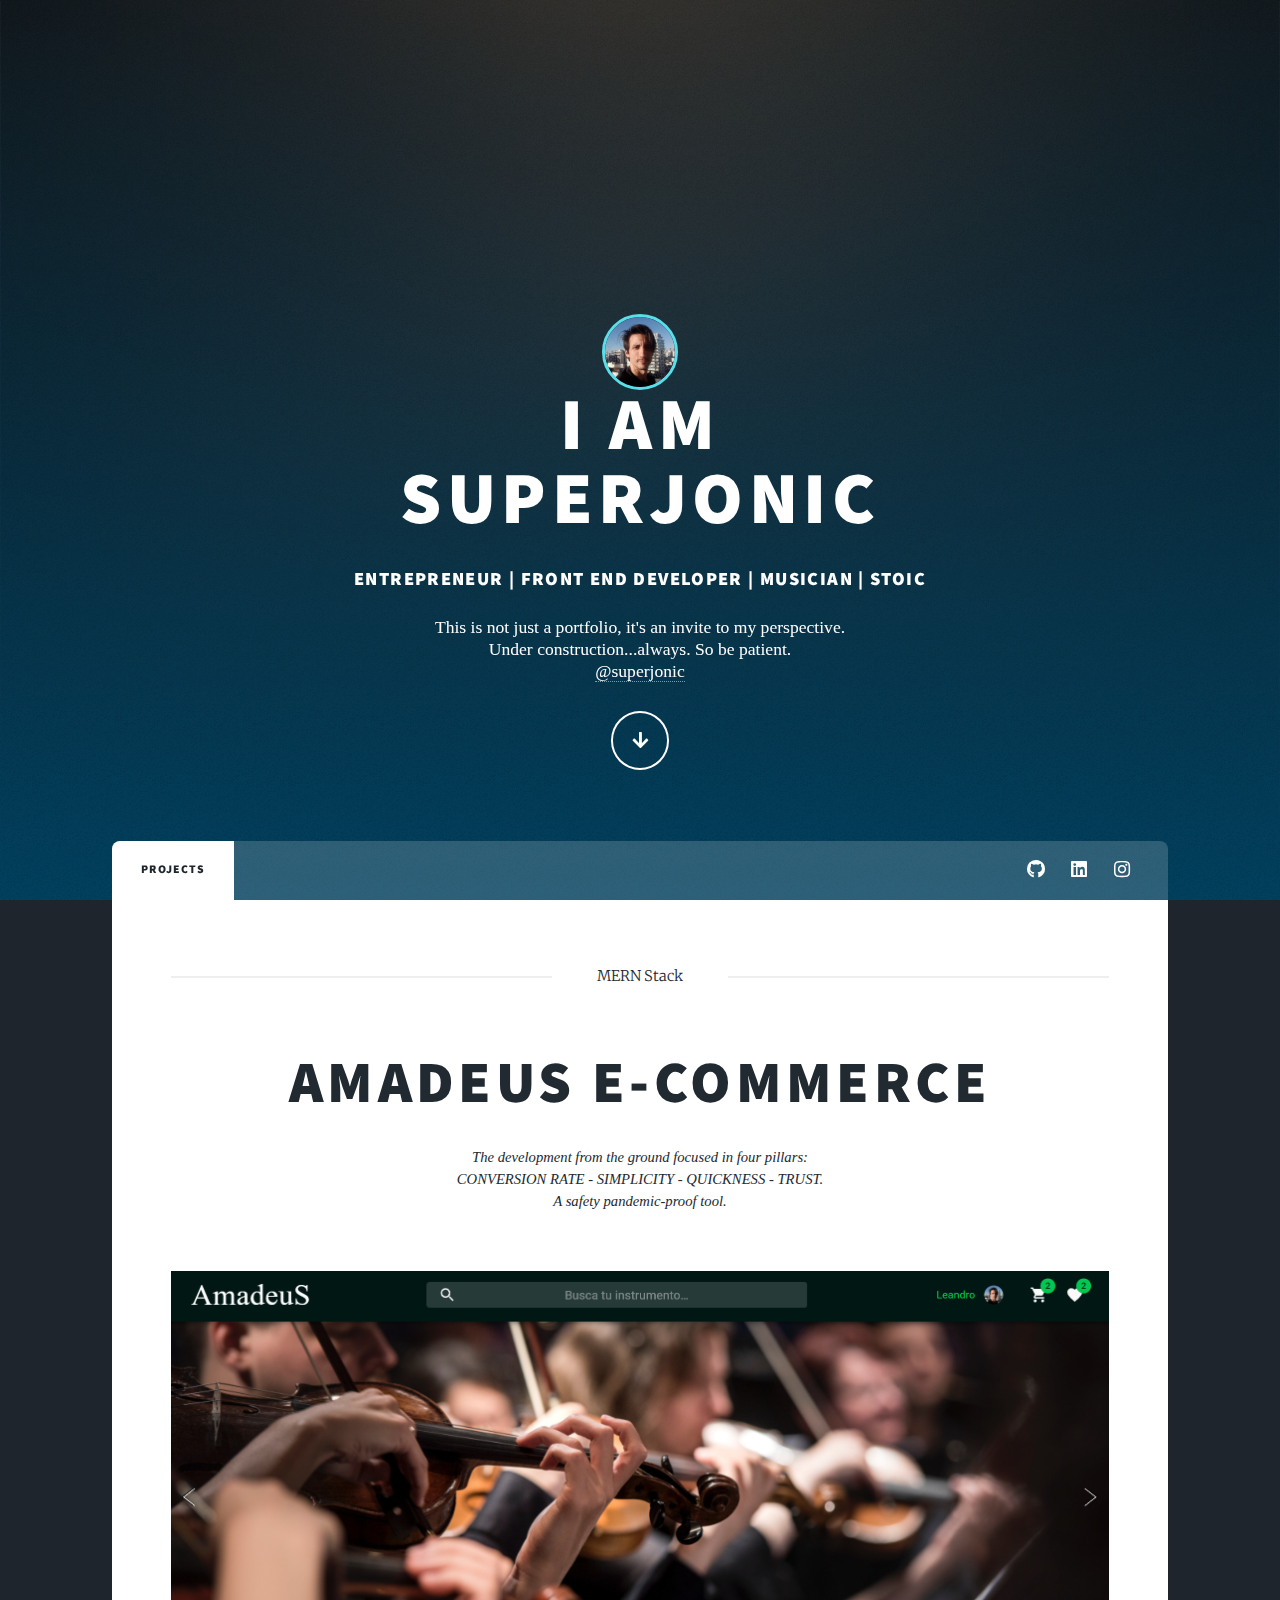
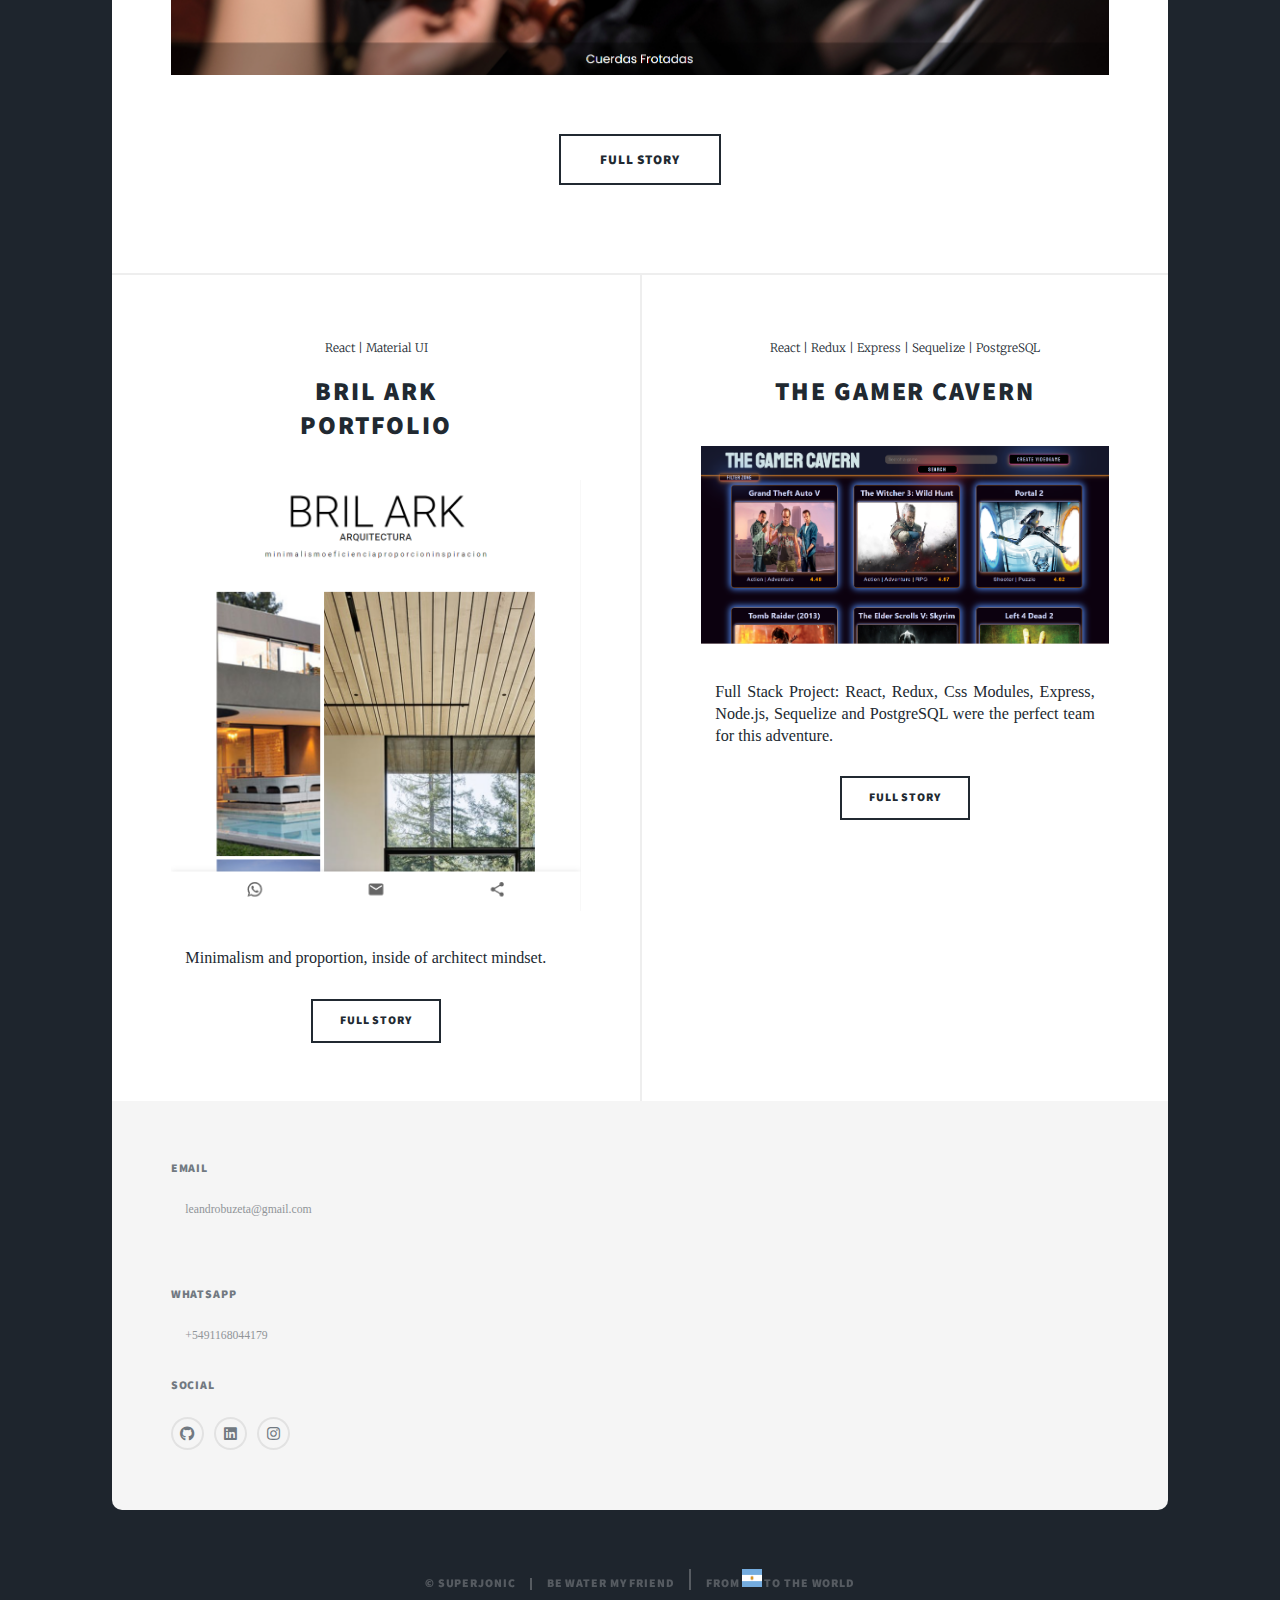
<file: index.html>
<!DOCTYPE HTML>

<html>
	<head>
		<title>Superjonic</title>
		<link rel="icon" href="./public/favicon.ico" />
		<link rel="manifest" href="./public/site.webmanifest" />
		<meta charset="utf-8" />
		<meta name="viewport" content="width=device-width, initial-scale=1, user-scalable=no" />
		<link rel="stylesheet" href="assets/css/main.css" />
		<noscript><link rel="stylesheet" href="assets/css/noscript.css" /></noscript>
	</head>
	<body class="is-preload">

		<!-- Wrapper -->
			<div id="wrapper" class="fade-in">

				<!-- Intro -->
					<div id="intro">
						<img src="./images/superjonicpic2.jpg" class= "pic" alt="">
						<h1>I am<br />
						Superjonic</h1>
						<h3>Entrepreneur  |  Front End Developer  |  Musician | Stoic </h3>
						<p>This is not just a portfolio, it's an invite to my perspective. <br />
						Under construction...always. So be patient.	<br />
						<a href="https://linkedin.com/in/leandrobuzeta" target="blank">@superjonic</a> 
						</p>
						<ul class="actions">
							<li><a href="#header" class="button icon solid solo fa-arrow-down scrolly">Continue</a></li>
						</ul>
					</div>

				<!-- Header -->
					<header id="header">
						<a href="index.html" class="logo">Welcome</a>
					</header>

				<!-- Nav -->
					<nav id="nav">
						<ul class="links">
							<li class="active"><a href="index.html">Projects</a></li>
							<!-- <li><a href="developing.html">Developing</a></li>
							<li><a href="blog.html">Blog</a></li> -->
						</ul>
						<ul class="icons">
							<li><a href="https://github.com/superjonic" target="blank" class="icon brands fa-github"><span class="label">GitHub</span></a></li>
							<li><a href="https://www.linkedin.com/in/leandrobuzeta/" target="blank"  class="icon brands fa-linkedin"><span class="label">LinkedIn</span></a></li>
							<li><a href="https://www.instagram.com/super.jonico" target="blank" class="icon brands fa-instagram"><span class="label">Instagram</span></a></li>
						</ul>
					</nav>

				<!-- Main -->
					<div id="main">

						<!-- Featured Post -->
							<article class="post featured">
								<header class="major">
									<span class="date">MERN Stack</span>
									<h2><a href="#">Amadeus E-commerce</a></h2>
									<p>The development from the ground focused in four pillars:<br />
									CONVERSION RATE - SIMPLICITY - QUICKNESS - TRUST. <br />
									A safety pandemic-proof tool.</p>
								</header>
								<a href="https://amadeus.vercel.app/" target="blank" class="image main"><img src="images/amadeus2.png" alt="" /></a>
								<ul class="actions special">
									<li><a href="#" class="button large">Full Story</a></li>
								</ul>
							</article>

						<!-- Posts -->
							<section class="posts">
								<article>
									<header>
										<span class="date">React | Material UI </span>
										<h2><a href="#">Bril Ark <br /> portfolio</a></h2>
										
									</header>
									<a href="https://brilark.vercel.app/" class="image fit"><img src="images/brilark.png" alt="" /></a>
									<p>Minimalism and proportion, inside of architect mindset.</p>
									<ul class="actions special">
										<li><a href="#" class="button">Full Story</a></li>
									</ul>
								</article>
								<article>
									<header>
										<span class="date">React | Redux | Express | Sequelize | PostgreSQL</span>
										<h2><a href="#">The gamer cavern<br />
										</a></h2>
									</header>
									<a href="#" class="image fit"><img src="images/gamer.png" alt="" /></a>
									<p>Full Stack Project: React, Redux, Css Modules, Express, Node.js, Sequelize and PostgreSQL were the perfect team for this adventure.</p>
									<ul class="actions special">
										<li><a href="#" class="button">Full Story</a></li>
									</ul>
								</article>						
							
								
							</section>

						<!-- Footer -->
						 
							<!-- <footer>
								<div class="pagination">
									<a href="#" class="previous">Prev</a>
									<a href="#" class="page active">1</a>
									<a href="#" class="page">2</a>
									<a href="#" class="page">3</a>
									<span class="extra">&hellip;</span>
									<a href="#" class="page">8</a>
									<a href="#" class="page">9</a>
									<a href="#" class="page">10</a>
									<a href="#" class="next">Next</a>
								</div>
							</footer> -->

					</div>

				<!-- Footer -->
					<footer id="footer">
						<!-- <section>
							<form method="post" action="#">
								<div class="fields">
									<div class="field">
										<label for="name">Name</label>
										<input type="text" name="name" id="name" />
									</div>
									<div class="field">
										<label for="email">Email</label>
										<input type="text" name="email" id="email" />
									</div>
									<div class="field">
										<label for="message">Message</label>
										<textarea name="message" id="message" rows="3"></textarea>
									</div>
								</div>
								<ul class="actions">
									<li><input type="submit" value="Send Message" /></li>
								</ul>
							</form>
						</section> -->
						<section class="contact">
								<div>
								<h3>Email</h3>
								<p>leandrobuzeta@gmail.com</p> <br />
								</div>
								<div>
								<h3>Whatsapp</h3>
								<p>+5491168044179</p>
							</div>
							
							
							<section>
								<h3>Social</h3>
								<ul class="icons alt">
									<li><a href="https://github.com/superjonic" target="blank" class="icon brands alt fa-github"><span class="label">GitHub</span></a></li>	
									<li><a href="https://www.linkedin.com/in/leandrobuzeta/" target="blank" class="icon brands alt fa-linkedin"><span class="label">Linkedin</span></a></li>
									<li><a href="https://www.instagram.com/super.jonico" target="blank" class="icon brands alt fa-instagram"><span class="label">Instagram</span></a></li>		
								</ul>
							</section>
						</section>
					</footer>

				<!-- Copyright -->
					<div id="copyright">
						<ul><li>&copy; Superjonic</li><li>Be water my friend</li><li>from <img id="flag" src="./images/argflag.webp" alt=""> to the world</li></ul>
					</div>

			</div>

		<!-- Scripts -->
			<script src="assets/js/jquery.min.js"></script>
			<script src="assets/js/jquery.scrollex.min.js"></script>
			<script src="assets/js/jquery.scrolly.min.js"></script>
			<script src="assets/js/browser.min.js"></script>
			<script src="assets/js/breakpoints.min.js"></script>
			<script src="assets/js/util.js"></script>
			<script src="assets/js/main.js"></script>

	</body>
</html>
</file>
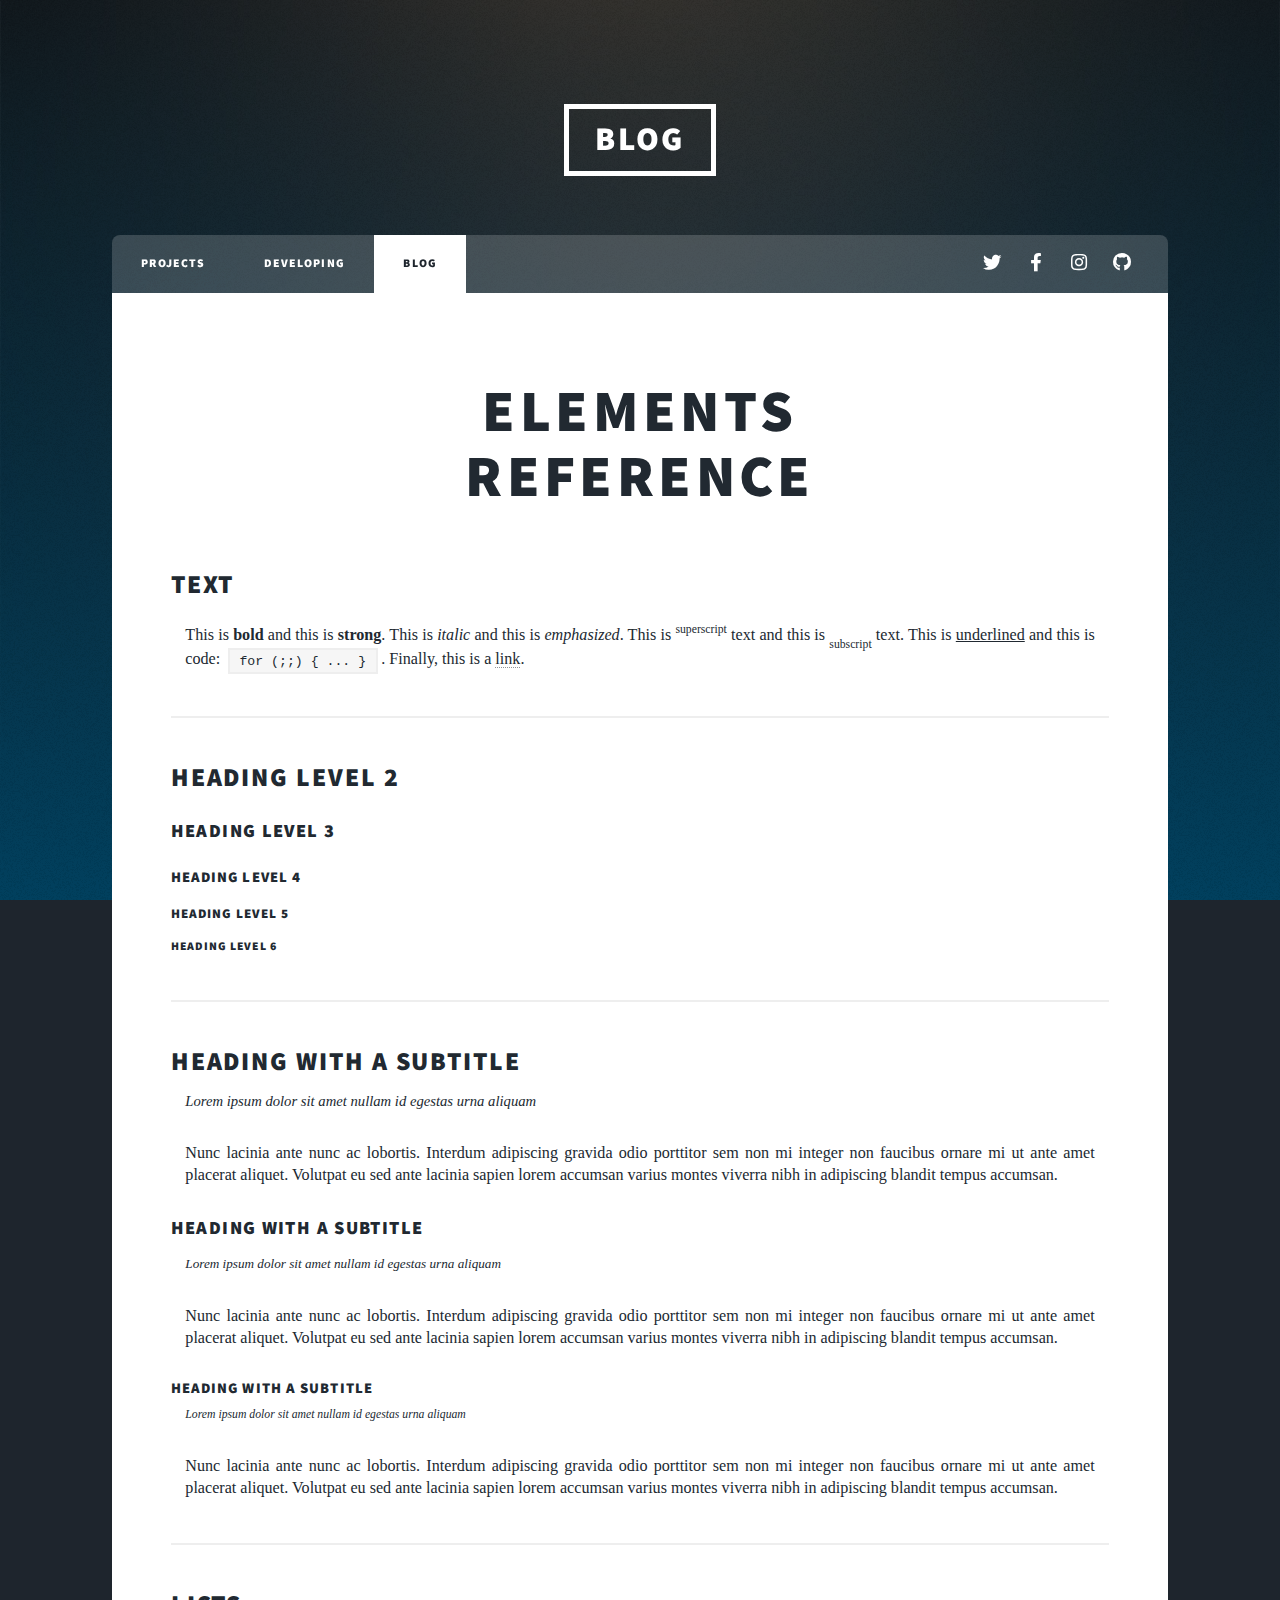
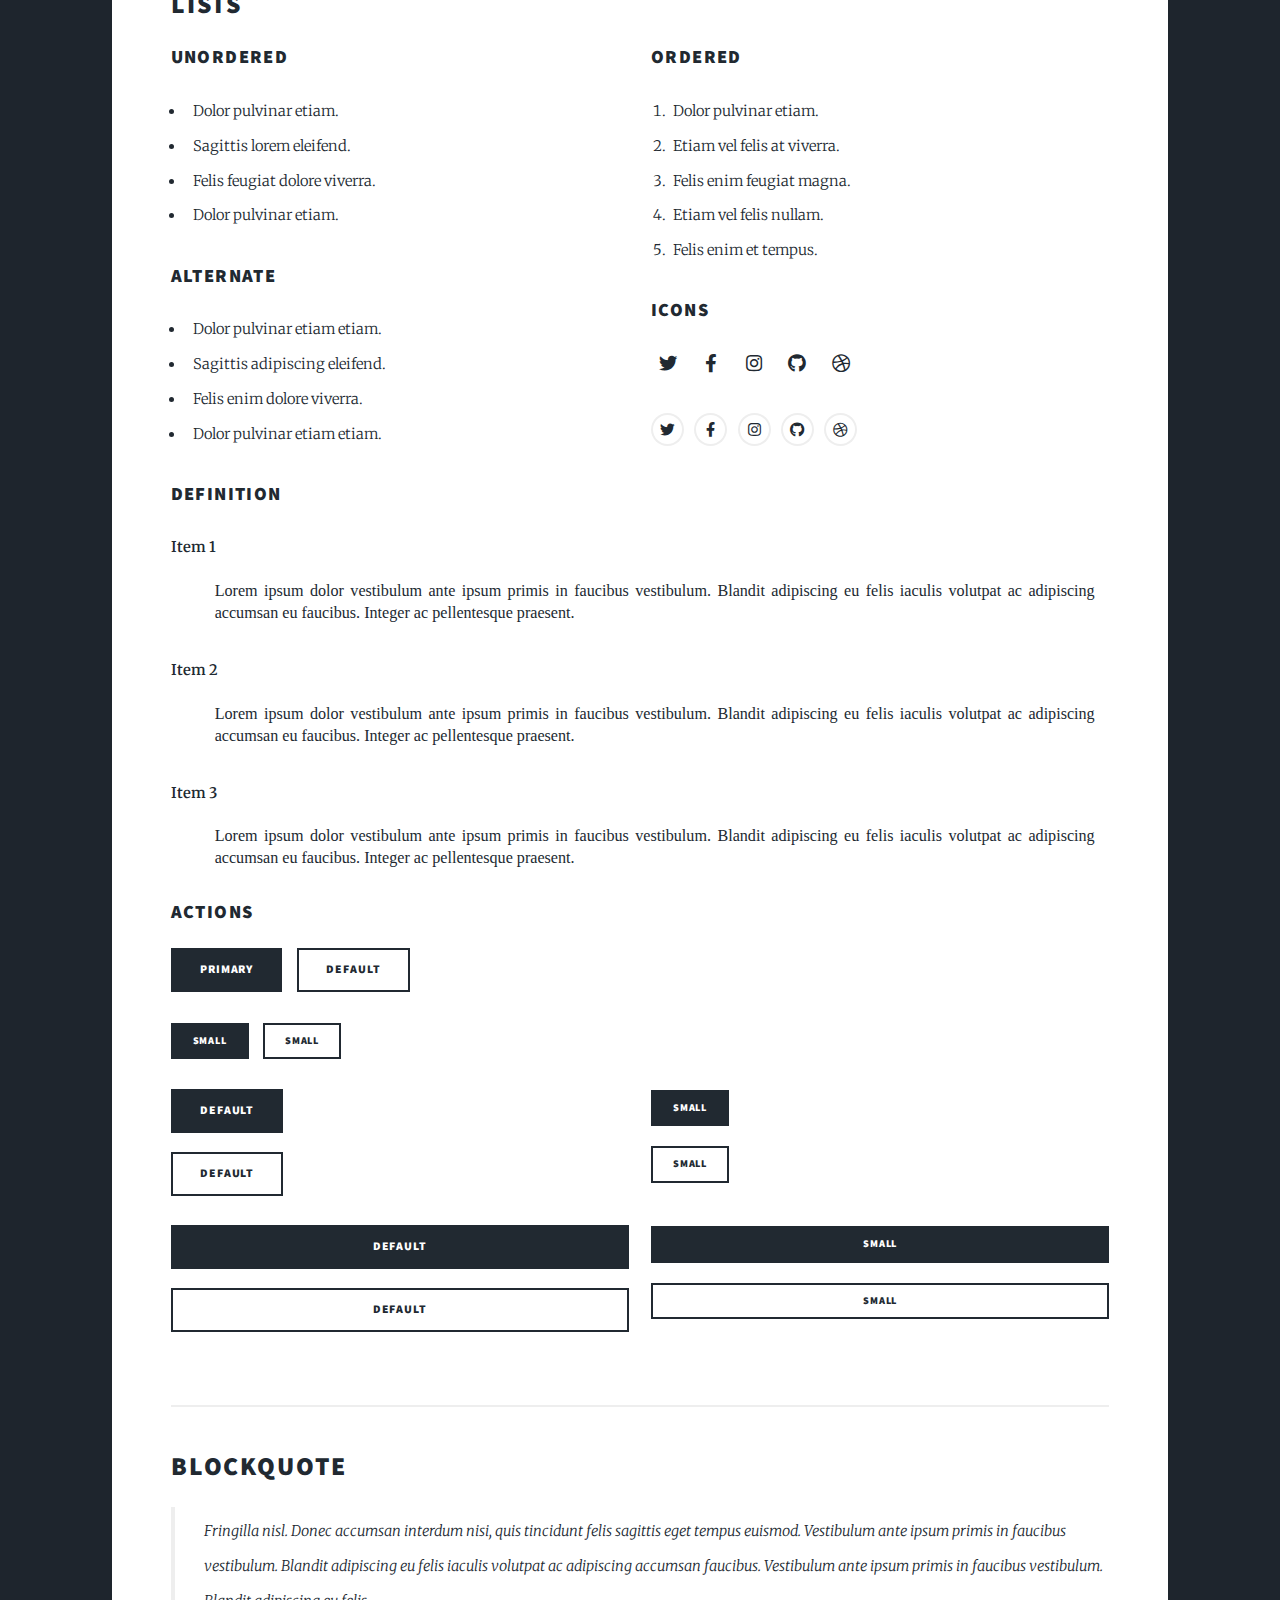
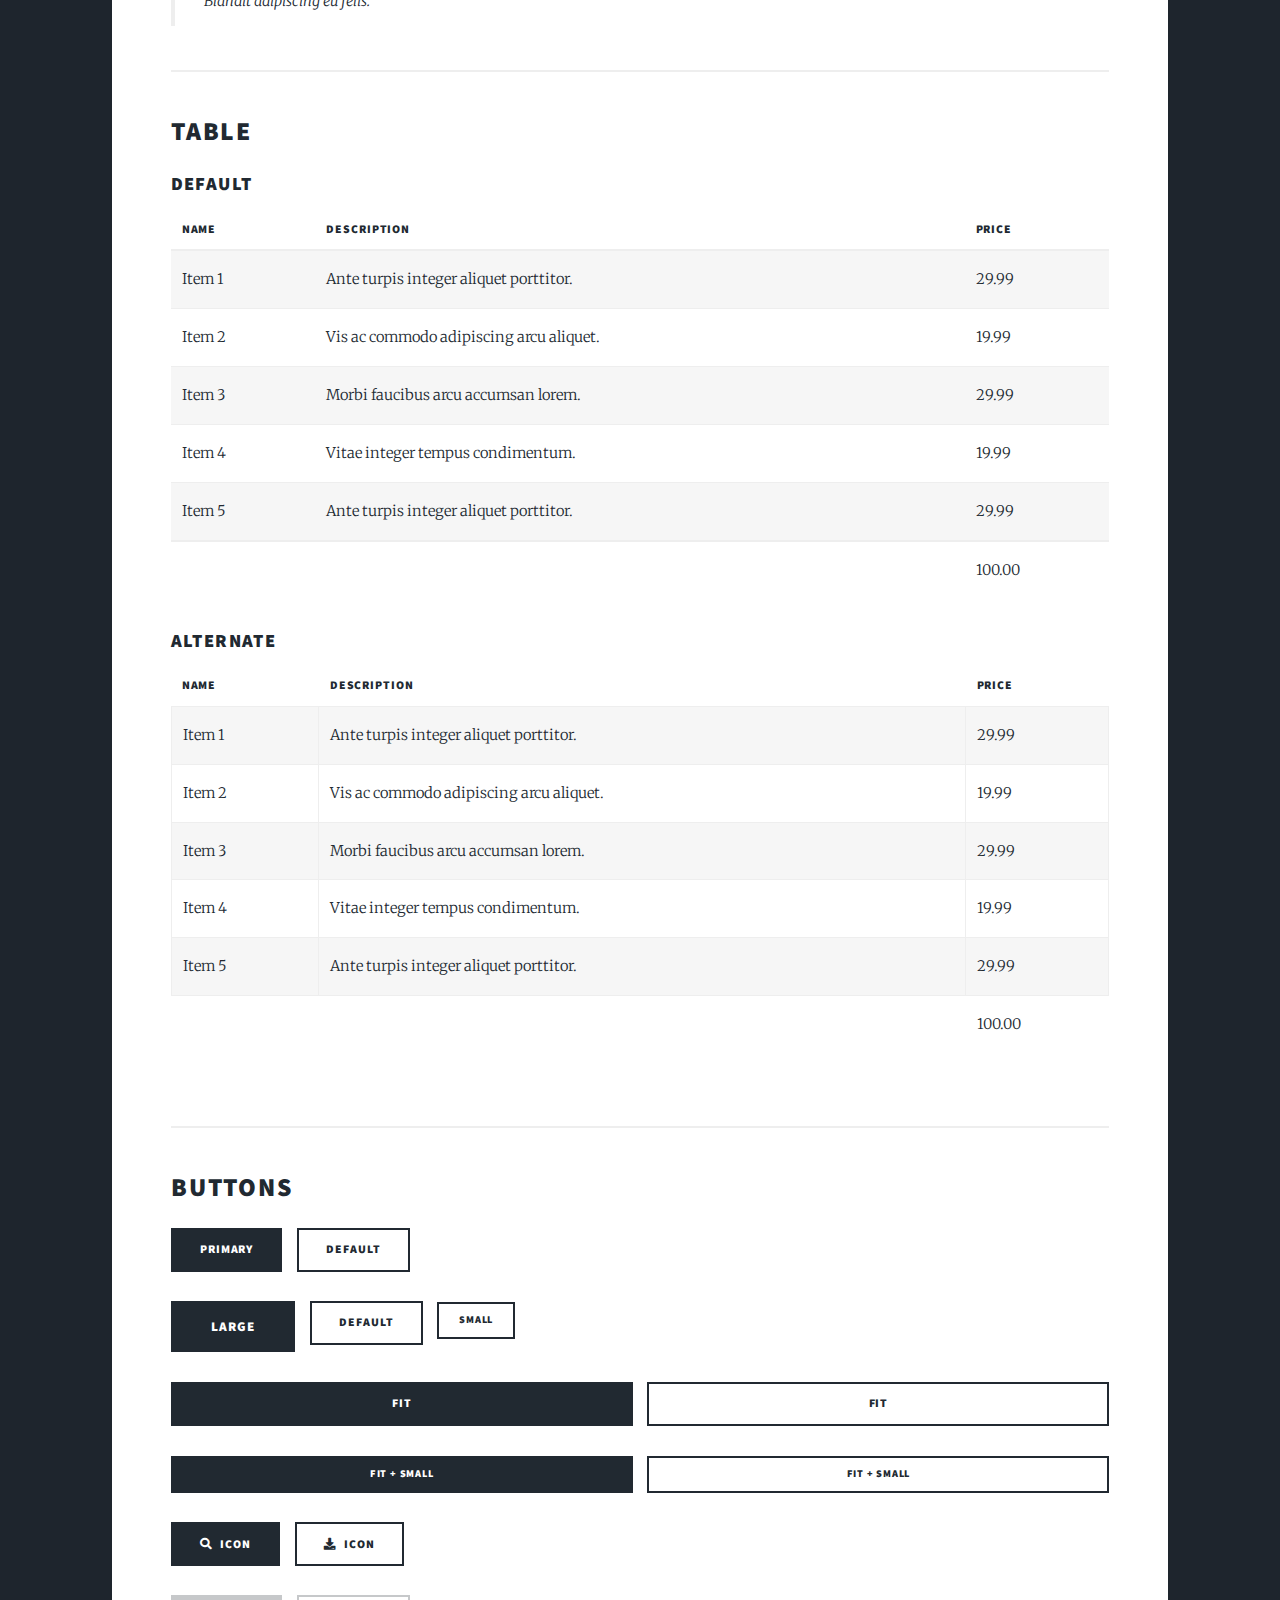
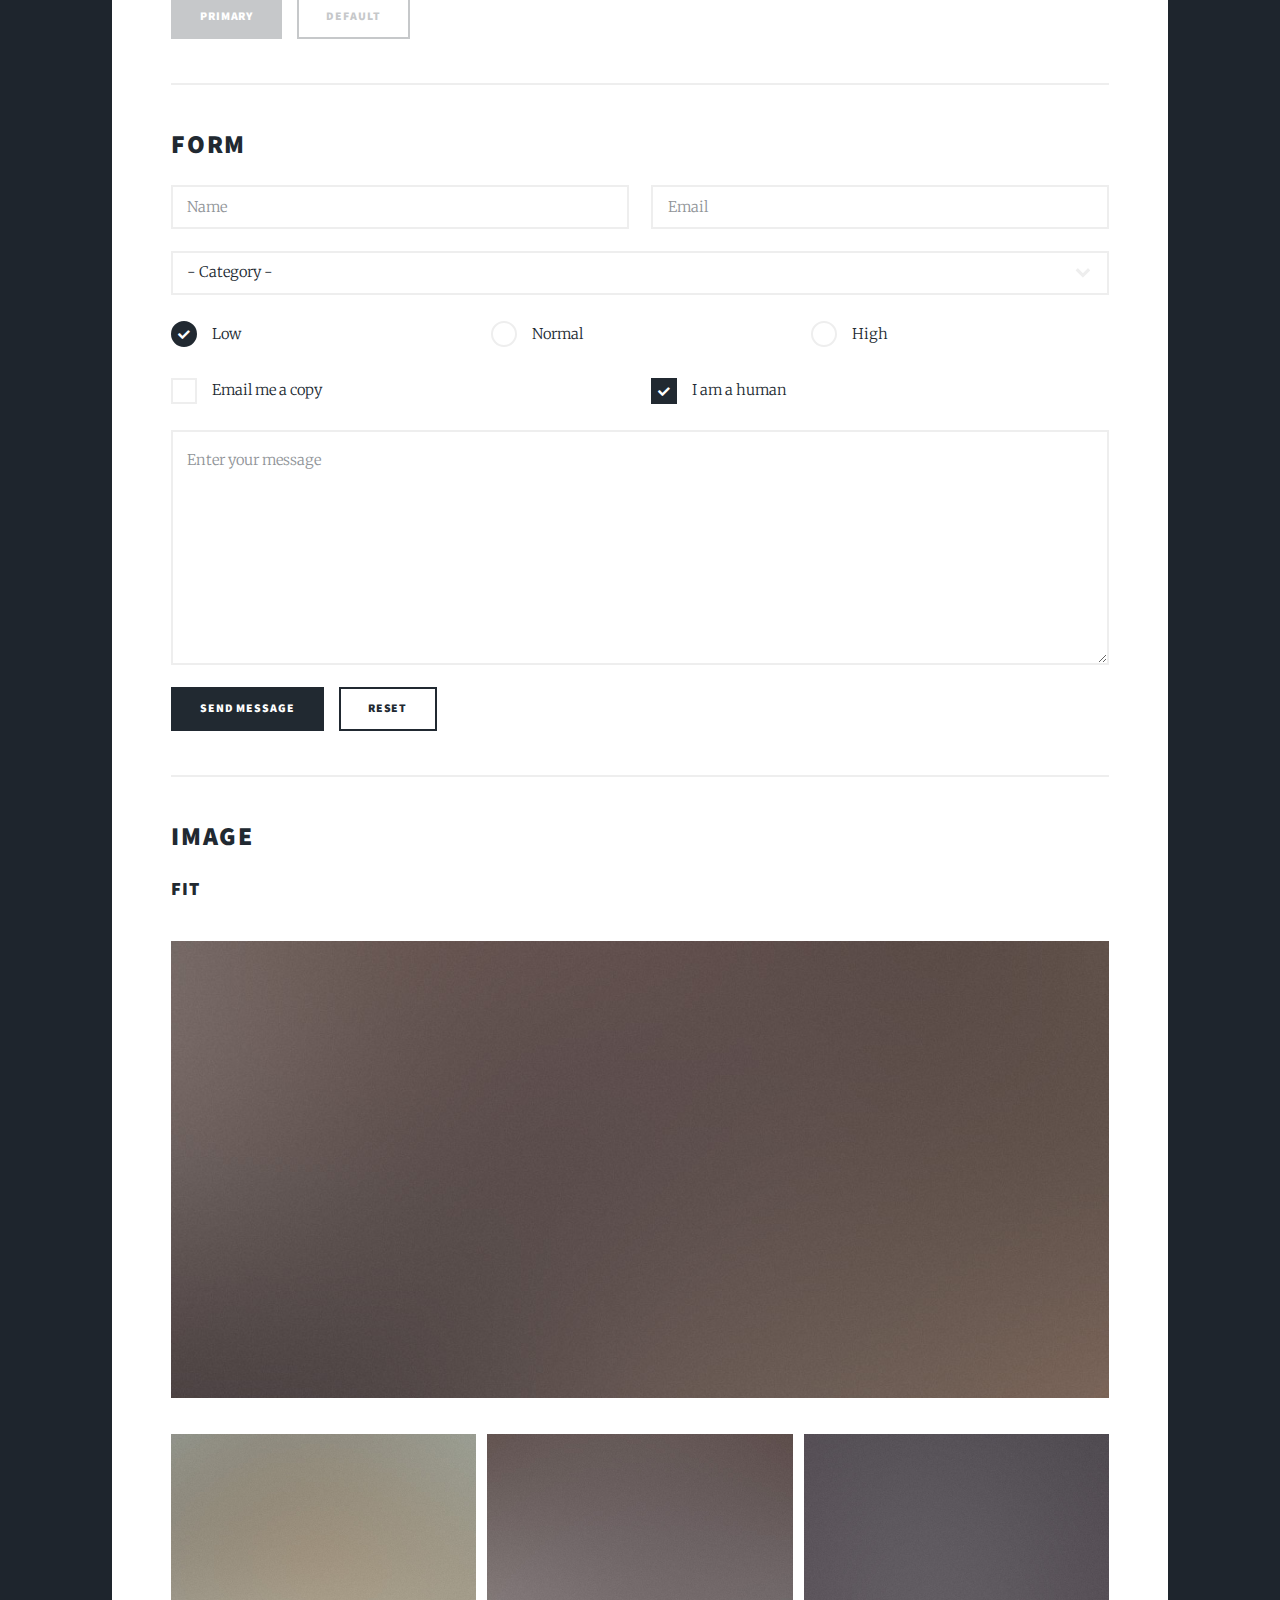
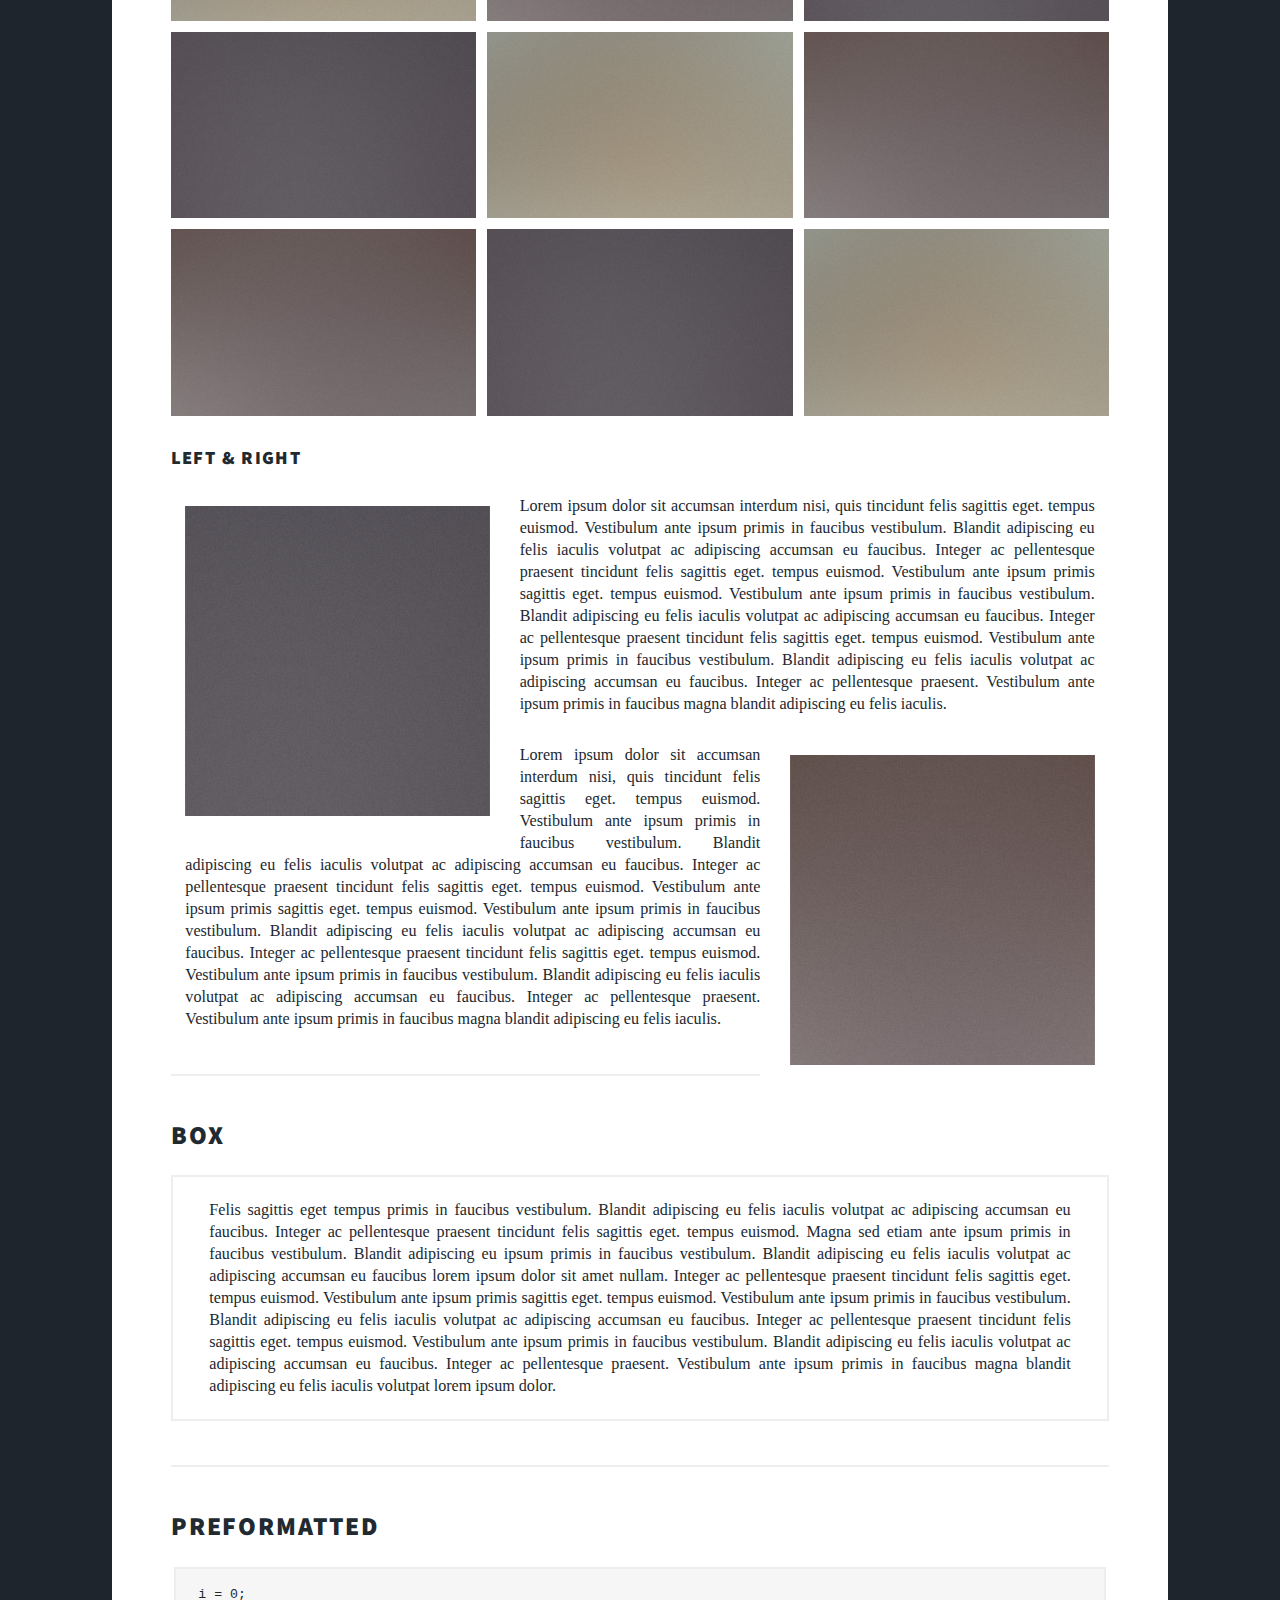
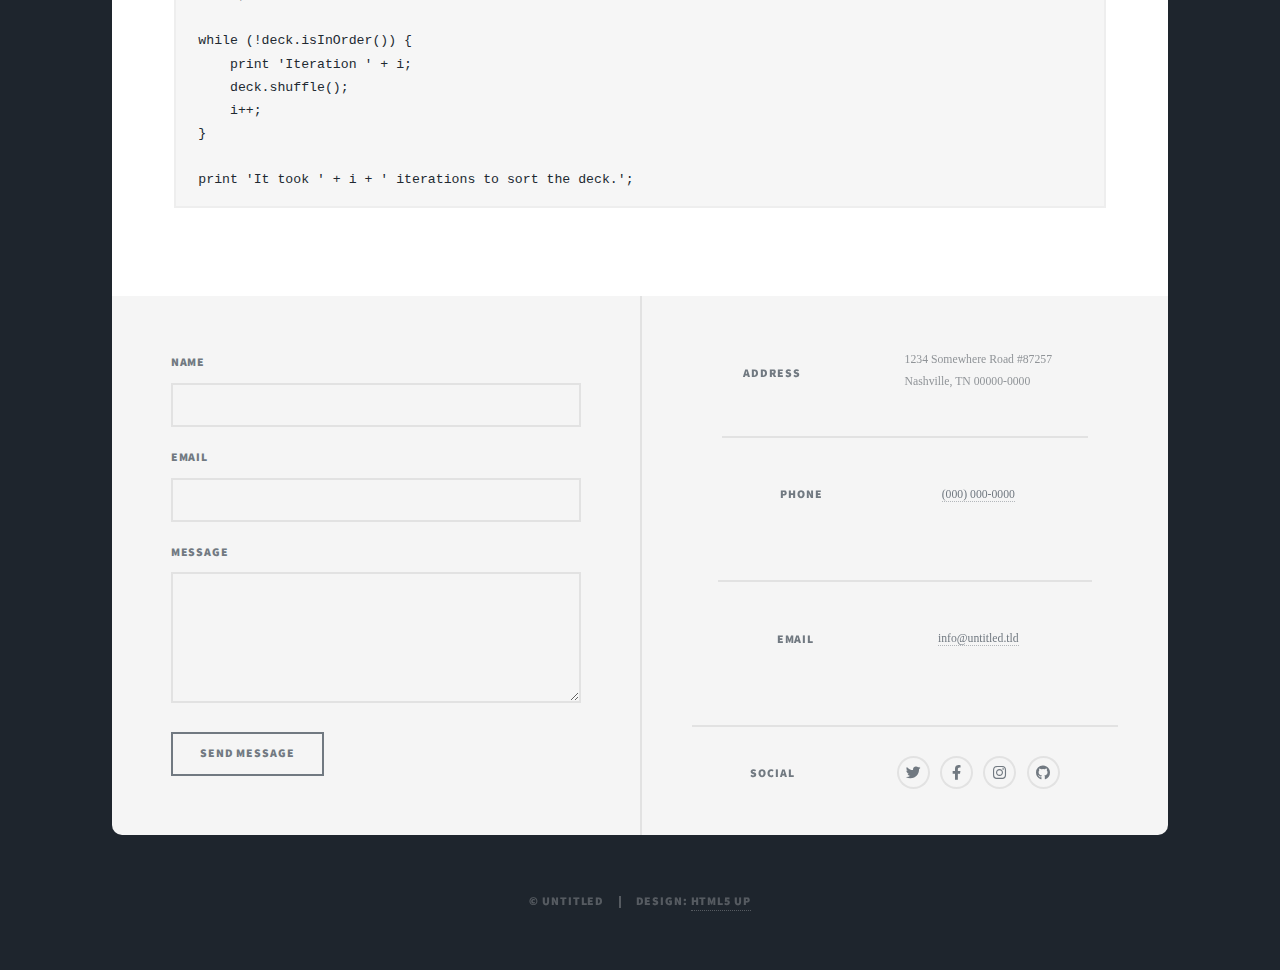
<file: blog.html>
<!DOCTYPE HTML>
<!--
	Massively by HTML5 UP
	html5up.net | @ajlkn
	Free for personal and commercial use under the CCA 3.0 license (html5up.net/license)
-->
<html>
	<head>
		<title>Superjonic Blog</title>
		<meta charset="utf-8" />
		<meta name="viewport" content="width=device-width, initial-scale=1, user-scalable=no" />
		<link rel="stylesheet" href="assets/css/main.css" />
		<noscript><link rel="stylesheet" href="assets/css/noscript.css" /></noscript>
	</head>
	<body class="is-preload">

		<!-- Wrapper -->
			<div id="wrapper">

				<!-- Header -->
					<header id="header">
						<a href="index.html" class="logo">Blog</a>
					</header>

				<!-- Nav -->
					<nav id="nav">
						<ul class="links">
							<li><a href="index.html">Projects</a></li>
							<li><a href="developing.html">Developing</a></li>
							<li class="active"><a href="blog.html">Blog</a></li>
						</ul>
						<ul class="icons">
							<li><a href="#" class="icon brands fa-twitter"><span class="label">Twitter</span></a></li>
							<li><a href="#" class="icon brands fa-facebook-f"><span class="label">Facebook</span></a></li>
							<li><a href="#" class="icon brands fa-instagram"><span class="label">Instagram</span></a></li>
							<li><a href="#" class="icon brands fa-github"><span class="label">GitHub</span></a></li>
						</ul>
					</nav>

				<!-- Main -->
					<div id="main">

						<!-- Post -->
							<section class="post">
								<header class="major">
									<h1>Elements<br />
									Reference</h1>
								</header>

								<!-- Text stuff -->
									<h2>Text</h2>
									<p>This is <b>bold</b> and this is <strong>strong</strong>. This is <i>italic</i> and this is <em>emphasized</em>.
									This is <sup>superscript</sup> text and this is <sub>subscript</sub> text.
									This is <u>underlined</u> and this is code: <code>for (;;) { ... }</code>.
									Finally, this is a <a href="#">link</a>.</p>
									<hr />
									<h2>Heading Level 2</h2>
									<h3>Heading Level 3</h3>
									<h4>Heading Level 4</h4>
									<h5>Heading Level 5</h5>
									<h6>Heading Level 6</h6>
									<hr />
									<header>
										<h2>Heading with a Subtitle</h2>
										<p>Lorem ipsum dolor sit amet nullam id egestas urna aliquam</p>
									</header>
									<p>Nunc lacinia ante nunc ac lobortis. Interdum adipiscing gravida odio porttitor sem non mi integer non faucibus ornare mi ut ante amet placerat aliquet. Volutpat eu sed ante lacinia sapien lorem accumsan varius montes viverra nibh in adipiscing blandit tempus accumsan.</p>
									<header>
										<h3>Heading with a Subtitle</h3>
										<p>Lorem ipsum dolor sit amet nullam id egestas urna aliquam</p>
									</header>
									<p>Nunc lacinia ante nunc ac lobortis. Interdum adipiscing gravida odio porttitor sem non mi integer non faucibus ornare mi ut ante amet placerat aliquet. Volutpat eu sed ante lacinia sapien lorem accumsan varius montes viverra nibh in adipiscing blandit tempus accumsan.</p>
									<header>
										<h4>Heading with a Subtitle</h4>
										<p>Lorem ipsum dolor sit amet nullam id egestas urna aliquam</p>
									</header>
									<p>Nunc lacinia ante nunc ac lobortis. Interdum adipiscing gravida odio porttitor sem non mi integer non faucibus ornare mi ut ante amet placerat aliquet. Volutpat eu sed ante lacinia sapien lorem accumsan varius montes viverra nibh in adipiscing blandit tempus accumsan.</p>

									<hr />

								<!-- Lists -->
									<h2>Lists</h2>
									<div class="row">
										<div class="col-6 col-12-small">

											<h3>Unordered</h3>
											<ul>
												<li>Dolor pulvinar etiam.</li>
												<li>Sagittis lorem eleifend.</li>
												<li>Felis feugiat dolore viverra.</li>
												<li>Dolor pulvinar etiam.</li>
											</ul>

											<h3>Alternate</h3>
											<ul class="alt">
												<li>Dolor pulvinar etiam etiam.</li>
												<li>Sagittis adipiscing eleifend.</li>
												<li>Felis enim dolore viverra.</li>
												<li>Dolor pulvinar etiam etiam.</li>
											</ul>

										</div>
										<div class="col-6 col-12-small">

											<h3>Ordered</h3>
											<ol>
												<li>Dolor pulvinar etiam.</li>
												<li>Etiam vel felis at viverra.</li>
												<li>Felis enim feugiat magna.</li>
												<li>Etiam vel felis nullam.</li>
												<li>Felis enim et tempus.</li>
											</ol>

											<h3>Icons</h3>
											<ul class="icons">
												<li><a href="#" class="icon brands fa-twitter"><span class="label">Twitter</span></a></li>
												<li><a href="#" class="icon brands fa-facebook-f"><span class="label">Facebook</span></a></li>
												<li><a href="#" class="icon brands fa-instagram"><span class="label">Instagram</span></a></li>
												<li><a href="#" class="icon brands fa-github"><span class="label">Github</span></a></li>
												<li><a href="#" class="icon brands fa-dribbble"><span class="label">Dribbble</span></a></li>
											</ul>
											<ul class="icons alt">
												<li><a href="#" class="icon brands alt fa-twitter"><span class="label">Twitter</span></a></li>
												<li><a href="#" class="icon brands alt fa-facebook-f"><span class="label">Facebook</span></a></li>
												<li><a href="#" class="icon brands alt fa-instagram"><span class="label">Instagram</span></a></li>
												<li><a href="#" class="icon brands alt fa-github"><span class="label">Github</span></a></li>
												<li><a href="#" class="icon brands alt fa-dribbble"><span class="label">Dribbble</span></a></li>
											</ul>

										</div>
									</div>
									<h3>Definition</h3>
									<dl>
										<dt>Item 1</dt>
										<dd>
											<p>Lorem ipsum dolor vestibulum ante ipsum primis in faucibus vestibulum. Blandit adipiscing eu felis iaculis volutpat ac adipiscing accumsan eu faucibus. Integer ac pellentesque praesent.</p>
										</dd>
										<dt>Item 2</dt>
										<dd>
											<p>Lorem ipsum dolor vestibulum ante ipsum primis in faucibus vestibulum. Blandit adipiscing eu felis iaculis volutpat ac adipiscing accumsan eu faucibus. Integer ac pellentesque praesent.</p>
										</dd>
										<dt>Item 3</dt>
										<dd>
											<p>Lorem ipsum dolor vestibulum ante ipsum primis in faucibus vestibulum. Blandit adipiscing eu felis iaculis volutpat ac adipiscing accumsan eu faucibus. Integer ac pellentesque praesent.</p>
										</dd>
									</dl>

									<h3>Actions</h3>
									<ul class="actions">
										<li><a href="#" class="button primary">Primary</a></li>
										<li><a href="#" class="button">Default</a></li>
									</ul>
									<ul class="actions small">
										<li><a href="#" class="button primary small">Small</a></li>
										<li><a href="#" class="button small">Small</a></li>
									</ul>
									<div class="row">
										<div class="col-6 col-12-small">
											<ul class="actions stacked">
												<li><a href="#" class="button primary">Default</a></li>
												<li><a href="#" class="button">Default</a></li>
											</ul>
										</div>
										<div class="col-6 col-12-small">
											<ul class="actions stacked">
												<li><a href="#" class="button primary small">Small</a></li>
												<li><a href="#" class="button small">Small</a></li>
											</ul>
										</div>
									</div>
									<div class="row">
										<div class="col-6 col-12-small">
											<ul class="actions stacked">
												<li><a href="#" class="button primary fit">Default</a></li>
												<li><a href="#" class="button fit">Default</a></li>
											</ul>
										</div>
										<div class="col-6 col-12-small">
											<ul class="actions stacked">
												<li><a href="#" class="button primary small fit">Small</a></li>
												<li><a href="#" class="button small fit">Small</a></li>
											</ul>
										</div>
									</div>

									<hr />

								<!-- Blockquote -->
									<h2>Blockquote</h2>
									<blockquote>Fringilla nisl. Donec accumsan interdum nisi, quis tincidunt felis sagittis eget tempus euismod. Vestibulum ante ipsum primis in faucibus vestibulum. Blandit adipiscing eu felis iaculis volutpat ac adipiscing accumsan faucibus. Vestibulum ante ipsum primis in faucibus vestibulum. Blandit adipiscing eu felis.</blockquote>

									<hr />

								<!-- Table -->
									<h2>Table</h2>

									<h3>Default</h3>
									<div class="table-wrapper">
										<table>
											<thead>
												<tr>
													<th>Name</th>
													<th>Description</th>
													<th>Price</th>
												</tr>
											</thead>
											<tbody>
												<tr>
													<td>Item 1</td>
													<td>Ante turpis integer aliquet porttitor.</td>
													<td>29.99</td>
												</tr>
												<tr>
													<td>Item 2</td>
													<td>Vis ac commodo adipiscing arcu aliquet.</td>
													<td>19.99</td>
												</tr>
												<tr>
													<td>Item 3</td>
													<td> Morbi faucibus arcu accumsan lorem.</td>
													<td>29.99</td>
												</tr>
												<tr>
													<td>Item 4</td>
													<td>Vitae integer tempus condimentum.</td>
													<td>19.99</td>
												</tr>
												<tr>
													<td>Item 5</td>
													<td>Ante turpis integer aliquet porttitor.</td>
													<td>29.99</td>
												</tr>
											</tbody>
											<tfoot>
												<tr>
													<td colspan="2"></td>
													<td>100.00</td>
												</tr>
											</tfoot>
										</table>
									</div>

									<h3>Alternate</h3>
									<div class="table-wrapper">
										<table class="alt">
											<thead>
												<tr>
													<th>Name</th>
													<th>Description</th>
													<th>Price</th>
												</tr>
											</thead>
											<tbody>
												<tr>
													<td>Item 1</td>
													<td>Ante turpis integer aliquet porttitor.</td>
													<td>29.99</td>
												</tr>
												<tr>
													<td>Item 2</td>
													<td>Vis ac commodo adipiscing arcu aliquet.</td>
													<td>19.99</td>
												</tr>
												<tr>
													<td>Item 3</td>
													<td> Morbi faucibus arcu accumsan lorem.</td>
													<td>29.99</td>
												</tr>
												<tr>
													<td>Item 4</td>
													<td>Vitae integer tempus condimentum.</td>
													<td>19.99</td>
												</tr>
												<tr>
													<td>Item 5</td>
													<td>Ante turpis integer aliquet porttitor.</td>
													<td>29.99</td>
												</tr>
											</tbody>
											<tfoot>
												<tr>
													<td colspan="2"></td>
													<td>100.00</td>
												</tr>
											</tfoot>
										</table>
									</div>

									<hr />

								<!-- Buttons -->
									<h2>Buttons</h2>
									<ul class="actions">
										<li><a href="#" class="button primary">Primary</a></li>
										<li><a href="#" class="button">Default</a></li>
									</ul>
									<ul class="actions">
										<li><a href="#" class="button primary large">Large</a></li>
										<li><a href="#" class="button">Default</a></li>
										<li><a href="#" class="button small">Small</a></li>
									</ul>
									<ul class="actions fit">
										<li><a href="#" class="button primary fit">Fit</a></li>
										<li><a href="#" class="button fit">Fit</a></li>
									</ul>
									<ul class="actions fit small">
										<li><a href="#" class="button primary fit small">Fit + Small</a></li>
										<li><a href="#" class="button fit small">Fit + Small</a></li>
									</ul>
									<ul class="actions">
										<li><a href="#" class="button primary icon solid fa-search">Icon</a></li>
										<li><a href="#" class="button icon solid fa-download">Icon</a></li>
									</ul>
									<ul class="actions">
										<li><span class="button primary disabled">Primary</span></li>
										<li><span class="button disabled">Default</span></li>
									</ul>

									<hr />

								<!-- Form -->
									<h2>Form</h2>

									<form method="post" action="#">
										<div class="row gtr-uniform">
											<div class="col-6 col-12-xsmall">
												<input type="text" name="demo-name" id="demo-name" value="" placeholder="Name" />
											</div>
											<div class="col-6 col-12-xsmall">
												<input type="email" name="demo-email" id="demo-email" value="" placeholder="Email" />
											</div>
											<!-- Break -->
											<div class="col-12">
												<select name="demo-category" id="demo-category">
													<option value="">- Category -</option>
													<option value="1">Manufacturing</option>
													<option value="1">Shipping</option>
													<option value="1">Administration</option>
													<option value="1">Human Resources</option>
												</select>
											</div>
											<!-- Break -->
											<div class="col-4 col-12-small">
												<input type="radio" id="demo-priority-low" name="demo-priority" checked>
												<label for="demo-priority-low">Low</label>
											</div>
											<div class="col-4 col-12-small">
												<input type="radio" id="demo-priority-normal" name="demo-priority">
												<label for="demo-priority-normal">Normal</label>
											</div>
											<div class="col-4 col-12-small">
												<input type="radio" id="demo-priority-high" name="demo-priority">
												<label for="demo-priority-high">High</label>
											</div>
											<!-- Break -->
											<div class="col-6 col-12-small">
												<input type="checkbox" id="demo-copy" name="demo-copy">
												<label for="demo-copy">Email me a copy</label>
											</div>
											<div class="col-6 col-12-small">
												<input type="checkbox" id="demo-human" name="demo-human" checked>
												<label for="demo-human">I am a human</label>
											</div>
											<!-- Break -->
											<div class="col-12">
												<textarea name="demo-message" id="demo-message" placeholder="Enter your message" rows="6"></textarea>
											</div>
											<!-- Break -->
											<div class="col-12">
												<ul class="actions">
													<li><input type="submit" value="Send Message" class="primary" /></li>
													<li><input type="reset" value="Reset" /></li>
												</ul>
											</div>
										</div>
									</form>

									<hr />

								<!-- Image -->
									<h2>Image</h2>

									<h3>Fit</h3>
									<span class="image fit"><img src="images/pic01.jpg" alt="" /></span>
									<div class="box alt">
										<div class="row gtr-50 gtr-uniform">
											<div class="col-4"><span class="image fit"><img src="images/pic02.jpg" alt="" /></span></div>
											<div class="col-4"><span class="image fit"><img src="images/pic03.jpg" alt="" /></span></div>
											<div class="col-4"><span class="image fit"><img src="images/pic04.jpg" alt="" /></span></div>
											<!-- Break -->
											<div class="col-4"><span class="image fit"><img src="images/pic04.jpg" alt="" /></span></div>
											<div class="col-4"><span class="image fit"><img src="images/pic02.jpg" alt="" /></span></div>
											<div class="col-4"><span class="image fit"><img src="images/pic03.jpg" alt="" /></span></div>
											<!-- Break -->
											<div class="col-4"><span class="image fit"><img src="images/pic03.jpg" alt="" /></span></div>
											<div class="col-4"><span class="image fit"><img src="images/pic04.jpg" alt="" /></span></div>
											<div class="col-4"><span class="image fit"><img src="images/pic02.jpg" alt="" /></span></div>
										</div>
									</div>

									<h3>Left &amp; Right</h3>
									<p><span class="image left"><img src="images/pic08.jpg" alt="" /></span>Lorem ipsum dolor sit accumsan interdum nisi, quis tincidunt felis sagittis eget. tempus euismod. Vestibulum ante ipsum primis in faucibus vestibulum. Blandit adipiscing eu felis iaculis volutpat ac adipiscing accumsan eu faucibus. Integer ac pellentesque praesent tincidunt felis sagittis eget. tempus euismod. Vestibulum ante ipsum primis sagittis eget. tempus euismod. Vestibulum ante ipsum primis in faucibus vestibulum. Blandit adipiscing eu felis iaculis volutpat ac adipiscing accumsan eu faucibus. Integer ac pellentesque praesent tincidunt felis sagittis eget. tempus euismod. Vestibulum ante ipsum primis in faucibus vestibulum. Blandit adipiscing eu felis iaculis volutpat ac adipiscing accumsan eu faucibus. Integer ac pellentesque praesent. Vestibulum ante ipsum primis in faucibus magna blandit adipiscing eu felis iaculis.</p>
									<p><span class="image right"><img src="images/pic09.jpg" alt="" /></span>Lorem ipsum dolor sit accumsan interdum nisi, quis tincidunt felis sagittis eget. tempus euismod. Vestibulum ante ipsum primis in faucibus vestibulum. Blandit adipiscing eu felis iaculis volutpat ac adipiscing accumsan eu faucibus. Integer ac pellentesque praesent tincidunt felis sagittis eget. tempus euismod. Vestibulum ante ipsum primis sagittis eget. tempus euismod. Vestibulum ante ipsum primis in faucibus vestibulum. Blandit adipiscing eu felis iaculis volutpat ac adipiscing accumsan eu faucibus. Integer ac pellentesque praesent tincidunt felis sagittis eget. tempus euismod. Vestibulum ante ipsum primis in faucibus vestibulum. Blandit adipiscing eu felis iaculis volutpat ac adipiscing accumsan eu faucibus. Integer ac pellentesque praesent. Vestibulum ante ipsum primis in faucibus magna blandit adipiscing eu felis iaculis.</p>

									<hr />

								<!-- Box -->
									<h2>Box</h2>
									<div class="box">
										<p>Felis sagittis eget tempus primis in faucibus vestibulum. Blandit adipiscing eu felis iaculis volutpat ac adipiscing accumsan eu faucibus. Integer ac pellentesque praesent tincidunt felis sagittis eget. tempus euismod. Magna sed etiam ante ipsum primis in faucibus vestibulum. Blandit adipiscing eu ipsum primis in faucibus vestibulum. Blandit adipiscing eu felis iaculis volutpat ac adipiscing accumsan eu faucibus lorem ipsum dolor sit amet nullam. Integer ac pellentesque praesent tincidunt felis sagittis eget. tempus euismod. Vestibulum ante ipsum primis sagittis eget. tempus euismod. Vestibulum ante ipsum primis in faucibus vestibulum. Blandit adipiscing eu felis iaculis volutpat ac adipiscing accumsan eu faucibus. Integer ac pellentesque praesent tincidunt felis sagittis eget. tempus euismod. Vestibulum ante ipsum primis in faucibus vestibulum. Blandit adipiscing eu felis iaculis volutpat ac adipiscing accumsan eu faucibus. Integer ac pellentesque praesent. Vestibulum ante ipsum primis in faucibus magna blandit adipiscing eu felis iaculis volutpat lorem ipsum dolor.</p>
									</div>

									<hr />

								<!-- Preformatted Code -->
									<h2>Preformatted</h2>
									<pre><code>i = 0;

while (!deck.isInOrder()) {
    print 'Iteration ' + i;
    deck.shuffle();
    i++;
}

print 'It took ' + i + ' iterations to sort the deck.';
</code></pre>

							</section>

					</div>

				<!-- Footer -->
					<footer id="footer">
						<section>
							<form method="post" action="#">
								<div class="fields">
									<div class="field">
										<label for="name">Name</label>
										<input type="text" name="name" id="name" />
									</div>
									<div class="field">
										<label for="email">Email</label>
										<input type="text" name="email" id="email" />
									</div>
									<div class="field">
										<label for="message">Message</label>
										<textarea name="message" id="message" rows="3"></textarea>
									</div>
								</div>
								<ul class="actions">
									<li><input type="submit" value="Send Message" /></li>
								</ul>
							</form>
						</section>
						<section class="split contact">
							<section class="alt">
								<h3>Address</h3>
								<p>1234 Somewhere Road #87257<br />
								Nashville, TN 00000-0000</p>
							</section>
							<section>
								<h3>Phone</h3>
								<p><a href="#">(000) 000-0000</a></p>
							</section>
							<section>
								<h3>Email</h3>
								<p><a href="#">info@untitled.tld</a></p>
							</section>
							<section>
								<h3>Social</h3>
								<ul class="icons alt">
									<li><a href="#" class="icon brands alt fa-twitter"><span class="label">Twitter</span></a></li>
									<li><a href="#" class="icon brands alt fa-facebook-f"><span class="label">Facebook</span></a></li>
									<li><a href="#" class="icon brands alt fa-instagram"><span class="label">Instagram</span></a></li>
									<li><a href="#" class="icon brands alt fa-github"><span class="label">GitHub</span></a></li>
								</ul>
							</section>
						</section>
					</footer>

				<!-- Copyright -->
					<div id="copyright">
						<ul><li>&copy; Untitled</li><li>Design: <a href="https://html5up.net">HTML5 UP</a></li></ul>
					</div>

			</div>

		<!-- Scripts -->
			<script src="assets/js/jquery.min.js"></script>
			<script src="assets/js/jquery.scrollex.min.js"></script>
			<script src="assets/js/jquery.scrolly.min.js"></script>
			<script src="assets/js/browser.min.js"></script>
			<script src="assets/js/breakpoints.min.js"></script>
			<script src="assets/js/util.js"></script>
			<script src="assets/js/main.js"></script>

	</body>
</html>
</file>
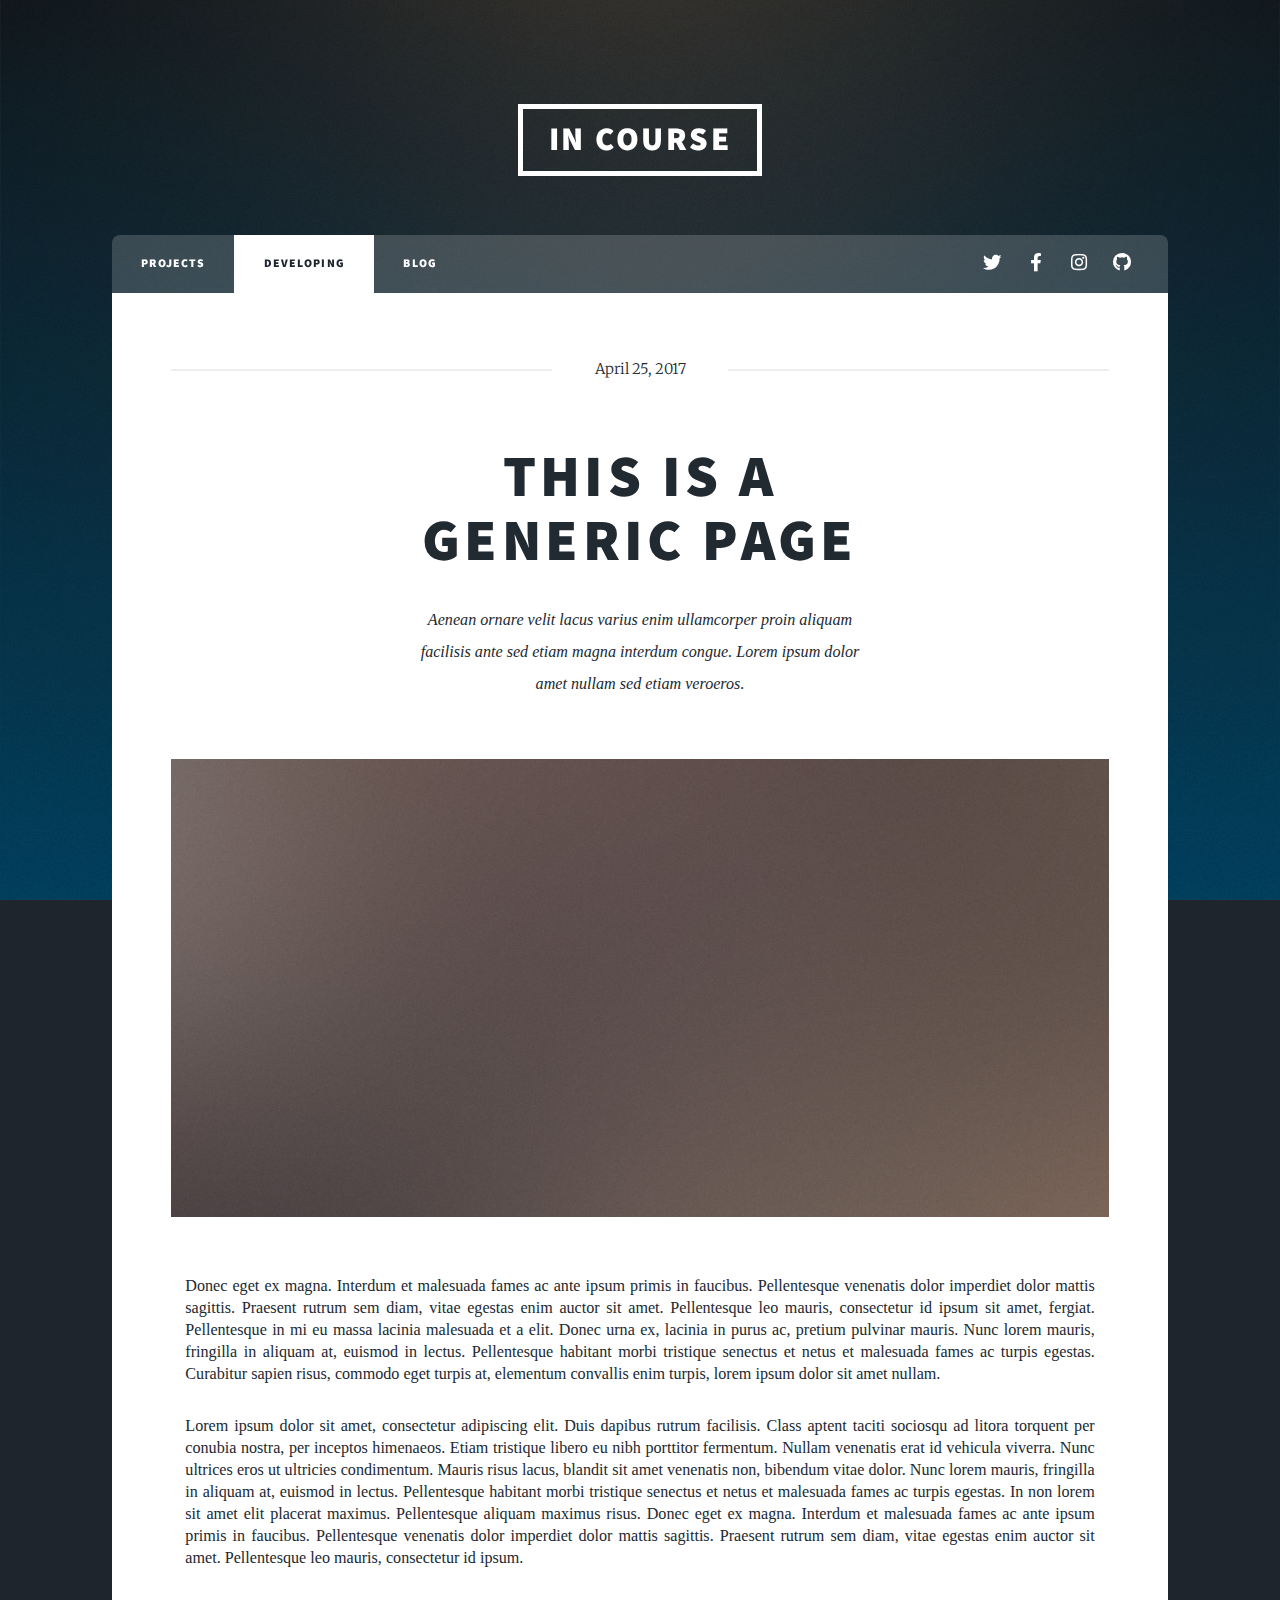
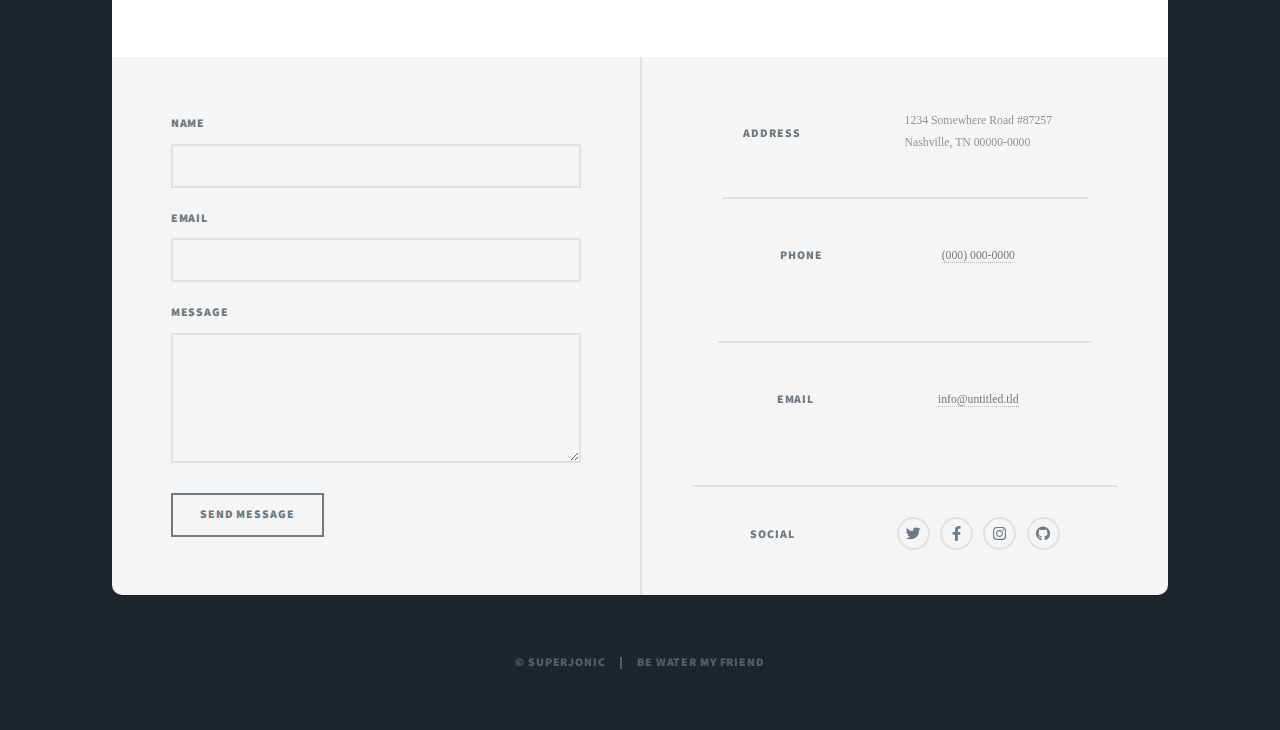
<file: developing.html>
<!DOCTYPE HTML>
<!--
	Massively by HTML5 UP
	html5up.net | @ajlkn
	Free for personal and commercial use under the CCA 3.0 license (html5up.net/license)
-->
<html>
	<head>
		<title>Superjonic in course</title>
		<meta charset="utf-8" />
		<meta name="viewport" content="width=device-width, initial-scale=1, user-scalable=no" />
		<link rel="stylesheet" href="assets/css/main.css" />
		<noscript><link rel="stylesheet" href="assets/css/noscript.css" /></noscript>
	</head>
	<body class="is-preload">

		<!-- Wrapper -->
			<div id="wrapper">

				<!-- Header -->
					<header id="header">
						<a href="index.html" class="logo">In course</a>
					</header>

				<!-- Nav -->
					<nav id="nav">
						<ul class="links">
							<li><a href="index.html">Projects</a></li>
							<li class="active"><a href="developing.html">Developing</a></li>
							<li><a href="blog.html">Blog</a></li>
						</ul>
						<ul class="icons">
							<li><a href="#" class="icon brands fa-twitter"><span class="label">Twitter</span></a></li>
							<li><a href="#" class="icon brands fa-facebook-f"><span class="label">Facebook</span></a></li>
							<li><a href="#" class="icon brands fa-instagram"><span class="label">Instagram</span></a></li>
							<li><a href="#" class="icon brands fa-github"><span class="label">GitHub</span></a></li>
						</ul>
					</nav>

				<!-- Main -->
					<div id="main">

						<!-- Post -->
							<section class="post">
								<header class="major">
									<span class="date">April 25, 2017</span>
									<h1>This is a<br />
									Generic Page</h1>
									<p>Aenean ornare velit lacus varius enim ullamcorper proin aliquam<br />
									facilisis ante sed etiam magna interdum congue. Lorem ipsum dolor<br />
									amet nullam sed etiam veroeros.</p>
								</header>
								<div class="image main"><img src="images/pic01.jpg" alt="" /></div>
								<p>Donec eget ex magna. Interdum et malesuada fames ac ante ipsum primis in faucibus. Pellentesque venenatis dolor imperdiet dolor mattis sagittis. Praesent rutrum sem diam, vitae egestas enim auctor sit amet. Pellentesque leo mauris, consectetur id ipsum sit amet, fergiat. Pellentesque in mi eu massa lacinia malesuada et a elit. Donec urna ex, lacinia in purus ac, pretium pulvinar mauris. Nunc lorem mauris, fringilla in aliquam at, euismod in lectus. Pellentesque habitant morbi tristique senectus et netus et malesuada fames ac turpis egestas. Curabitur sapien risus, commodo eget turpis at, elementum convallis enim turpis, lorem ipsum dolor sit amet nullam.</p>
								<p>Lorem ipsum dolor sit amet, consectetur adipiscing elit. Duis dapibus rutrum facilisis. Class aptent taciti sociosqu ad litora torquent per conubia nostra, per inceptos himenaeos. Etiam tristique libero eu nibh porttitor fermentum. Nullam venenatis erat id vehicula viverra. Nunc ultrices eros ut ultricies condimentum. Mauris risus lacus, blandit sit amet venenatis non, bibendum vitae dolor. Nunc lorem mauris, fringilla in aliquam at, euismod in lectus. Pellentesque habitant morbi tristique senectus et netus et malesuada fames ac turpis egestas. In non lorem sit amet elit placerat maximus. Pellentesque aliquam maximus risus. Donec eget ex magna. Interdum et malesuada fames ac ante ipsum primis in faucibus. Pellentesque venenatis dolor imperdiet dolor mattis sagittis. Praesent rutrum sem diam, vitae egestas enim auctor sit amet. Pellentesque leo mauris, consectetur id ipsum.</p>
							</section>

					</div>

				<!-- Footer -->
					<footer id="footer">
						<section>
							<form method="post" action="#">
								<div class="fields">
									<div class="field">
										<label for="name">Name</label>
										<input type="text" name="name" id="name" />
									</div>
									<div class="field">
										<label for="email">Email</label>
										<input type="text" name="email" id="email" />
									</div>
									<div class="field">
										<label for="message">Message</label>
										<textarea name="message" id="message" rows="3"></textarea>
									</div>
								</div>
								<ul class="actions">
									<li><input type="submit" value="Send Message" /></li>
								</ul>
							</form>
						</section>
						<section class="split contact">
							<section class="alt">
								<h3>Address</h3>
								<p>1234 Somewhere Road #87257<br />
								Nashville, TN 00000-0000</p>
							</section>
							<section>
								<h3>Phone</h3>
								<p><a href="#">(000) 000-0000</a></p>
							</section>
							<section>
								<h3>Email</h3>
								<p><a href="#">info@untitled.tld</a></p>
							</section>
							<section>
								<h3>Social</h3>
								<ul class="icons alt">
									<li><a href="#" class="icon brands alt fa-twitter"><span class="label">Twitter</span></a></li>
									<li><a href="#" class="icon brands alt fa-facebook-f"><span class="label">Facebook</span></a></li>
									<li><a href="#" class="icon brands alt fa-instagram"><span class="label">Instagram</span></a></li>
									<li><a href="#" class="icon brands alt fa-github"><span class="label">GitHub</span></a></li>
								</ul>
							</section>
						</section>
					</footer>

				<!-- Copyright -->
					<div id="copyright">
						<ul><li>&copy; Superjonic</li><li>Be water my friend</li></ul>
					</div>

			</div>

		<!-- Scripts -->
			<script src="assets/js/jquery.min.js"></script>
			<script src="assets/js/jquery.scrollex.min.js"></script>
			<script src="assets/js/jquery.scrolly.min.js"></script>
			<script src="assets/js/browser.min.js"></script>
			<script src="assets/js/breakpoints.min.js"></script>
			<script src="assets/js/util.js"></script>
			<script src="assets/js/main.js"></script>

	</body>
</html>
</file>
<file: assets/css/main.css>
@import url(fontawesome-all.min.css);
@import url("https://fonts.googleapis.com/css?family=Merriweather:300,700,300italic,700italic|Source+Sans+Pro:900");


html, body, div, span, applet, object,
iframe, h1, h2, h3, h4, h5, h6, p, blockquote,
pre, a, abbr, acronym, address, big, cite,
code, del, dfn, em, img, ins, kbd, q, s, samp,
small, strike, strong, sub, sup, tt, var, b,
u, i, center, dl, dt, dd, ol, ul, li, fieldset,
form, label, legend, table, caption, tbody,
tfoot, thead, tr, th, td, article, aside,
canvas, details, embed, figure, figcaption,
footer, header, hgroup, menu, nav, output, ruby,
section, summary, time, mark, audio, video {
	margin: 0;
	padding: 0;
	border: 0;
	font-size: 100%;
	font: inherit;
	vertical-align: baseline;}

article, aside, details, figcaption, figure,
footer, header, hgroup, menu, nav, section {
	display: block;}

body {
	line-height: 1;
}

ol, ul {
	list-style: none;
}

blockquote, q {
	quotes: none;
}

	blockquote:before, blockquote:after, q:before, q:after {
		content: '';
		content: none;
	}

table {
	border-collapse: collapse;
	border-spacing: 0;
}

body {
	-webkit-text-size-adjust: none;
}

mark {
	background-color: transparent;
	color: inherit;
}

input::-moz-focus-inner {
	border: 0;
	padding: 0;
}

input, select, textarea {
	-moz-appearance: none;
	-webkit-appearance: none;
	-ms-appearance: none;
	appearance: none;
}

/* Basic */

	@-ms-viewport {
		width: device-width;
	}

	body {
		-ms-overflow-style: scrollbar;
	}

	@media screen and (max-width: 480px) {

		html, body {
			min-width: 320px;
		}

	}

	html {
		box-sizing: border-box;
	}

	*, *:before, *:after {
		box-sizing: inherit;
	}

	body {
		background-color: #1e252d;
	}

		body.is-preload *, body.is-preload *:before, body.is-preload *:after {
			-moz-animation: none !important;
			-webkit-animation: none !important;
			-ms-animation: none !important;
			animation: none !important;
			-moz-transition: none !important;
			-webkit-transition: none !important;
			-ms-transition: none !important;
			transition: none !important;
		}

/* Type */

	html {
		font-size: 16pt;
	}

		@media screen and (max-width: 1680px) {

			html {
				font-size: 12pt;
			}

		}

		@media screen and (max-width: 1280px) {

			html {
				font-size: 11pt;
			}

		}

		@media screen and (max-width: 360px) {

			html {
				font-size: 10pt;
			}

		}

	body {
		color: #212931;
	}

	body, input, select, textarea {
		font-family: "Merriweather", Georgia, serif;
		font-weight: 300;
		font-size: 1rem;
		line-height: 2.375;
	}

	a {
		-moz-transition: color 0.2s ease-in-out, background-color 0.2s ease-in-out, border-color 0.2s ease-in-out, box-shadow 0.2s ease-in-out;
		-webkit-transition: color 0.2s ease-in-out, background-color 0.2s ease-in-out, border-color 0.2s ease-in-out, box-shadow 0.2s ease-in-out;
		-ms-transition: color 0.2s ease-in-out, background-color 0.2s ease-in-out, border-color 0.2s ease-in-out, box-shadow 0.2s ease-in-out;
		transition: color 0.2s ease-in-out, background-color 0.2s ease-in-out, border-color 0.2s ease-in-out, box-shadow 0.2s ease-in-out;
		border-bottom: dotted 1px;
		text-decoration: none;
	}

		a:hover {
			border-bottom-color: transparent;
		}

	strong, b {
		font-weight: 600;
	}

	em, i {
		font-style: italic;
	}

	p {
		text-align: justify;
		margin: 0 1rem 2rem 1rem;
		font-family: Cambria, Cochin, Georgia, Times, 'Times New Roman', serif;
		line-height: 1.5rem;
		font-size: 1.1rem;
	}

	h1, h2, h3, h4, h5, h6 {
		font-family: "Source Sans Pro", Helvetica, sans-serif;
		font-weight: 900;
		line-height: 1.5;
		letter-spacing: 0.075em;
		text-transform: uppercase;
		margin: 0 0 1rem 0;
	}

		h1 a, h2 a, h3 a, h4 a, h5 a, h6 a {
			border-bottom: 0;
			color: inherit;
			text-decoration: none;
		}

	h1 {
		font-size: 4rem;
		line-height: 1.1;
		margin: 0 0 2rem 0;
	}

	h2 {
		font-size: 1.75rem;
		line-height: 1.3;
		margin: 0 0 1.5rem 0;
	}

	h3 {
		font-size: 1.25rem;
		margin: 0 0 1.5rem 0;
	}

	h4 {
		font-size: 1rem;
	}

	h5 {
		font-size: 0.9rem;
	}

	h6 {
		font-size: 0.8rem;
	}

	sub {
		font-size: 0.8rem;
		position: relative;
		top: 0.5rem;
	}

	sup {
		font-size: 0.8rem;
		position: relative;
		top: -0.5rem;
	}

	blockquote {
		border-left: solid 4px;
		font-style: italic;
		margin: 0 0 2rem 0;
		padding: 0.5rem 0 0.5rem 2rem;
	}

	code {
		border: solid 2px;
		font-family: "Courier New", monospace;
		font-size: 0.9rem;
		margin: 0 0.25rem;
		padding: 0.25rem 0.65rem;
	}

	pre {
		-webkit-overflow-scrolling: touch;
		font-family: "Courier New", monospace;
		font-size: 0.9rem;
		margin: 0 0 2rem 0;
	}

		pre code {
			display: block;
			line-height: 1.75;
			padding: 1rem 1.5rem;
			overflow-x: auto;
		}

	hr {
		border: 0;
		border-bottom: solid 2px;
		margin: 3rem 0;
	}

		hr.major {
			margin: 5rem 0;
		}

	.align-left {
		text-align: left;
	}

	.align-center {
		text-align: center;
	}

	.align-right {
		text-align: right;
	}

	input, select, textarea {
		color: #212931;
	}

	a {
		color: #212931;
		border-bottom-color: rgba(33, 41, 49, 0.5);
	}

		a:hover {
			border-bottom-color: transparent;
			color: #13abd4 !important;
		}

	strong, b {
		color: #212931;
	}

	h1, h2, h3, h4, h5, h6 {
		color: #212931;
	}

	blockquote {
		border-left-color: #eeeeee;
	}

	code {
		background: rgba(220, 220, 220, 0.25);
		border-color: #eeeeee;
	}

	hr {
		border-bottom-color: #eeeeee;
	}

/* Row */

	.row {
		display: flex;
		flex-wrap: wrap;
		box-sizing: border-box;
		align-items: stretch;
	}

		.row > * {
			box-sizing: border-box;
		}

		.row.gtr-uniform > * > :last-child {
			margin-bottom: 0;
		}

		.row.aln-left {
			justify-content: flex-start;
		}

		.row.aln-center {
			justify-content: center;
		}

		.row.aln-right {
			justify-content: flex-end;
		}

		.row.aln-top {
			align-items: flex-start;
		}

		.row.aln-middle {
			align-items: center;
		}

		.row.aln-bottom {
			align-items: flex-end;
		}

		.row > .imp {
			order: -1;
		}

		.row > .col-1 {
			width: 8.33333%;
		}

		.row > .off-1 {
			margin-left: 8.33333%;
		}

		.row > .col-2 {
			width: 16.66667%;
		}

		.row > .off-2 {
			margin-left: 16.66667%;
		}

		.row > .col-3 {
			width: 25%;
		}

		.row > .off-3 {
			margin-left: 25%;
		}

		.row > .col-4 {
			width: 33.33333%;
		}

		.row > .off-4 {
			margin-left: 33.33333%;
		}

		.row > .col-5 {
			width: 41.66667%;
		}

		.row > .off-5 {
			margin-left: 41.66667%;
		}

		.row > .col-6 {
			width: 50%;
		}

		.row > .off-6 {
			margin-left: 50%;
		}

		.row > .col-7 {
			width: 58.33333%;
		}

		.row > .off-7 {
			margin-left: 58.33333%;
		}

		.row > .col-8 {
			width: 66.66667%;
		}

		.row > .off-8 {
			margin-left: 66.66667%;
		}

		.row > .col-9 {
			width: 75%;
		}

		.row > .off-9 {
			margin-left: 75%;
		}

		.row > .col-10 {
			width: 83.33333%;
		}

		.row > .off-10 {
			margin-left: 83.33333%;
		}

		.row > .col-11 {
			width: 91.66667%;
		}

		.row > .off-11 {
			margin-left: 91.66667%;
		}

		.row > .col-12 {
			width: 100%;
		}

		.row > .off-12 {
			margin-left: 100%;
		}

		.row.gtr-0 {
			margin-top: 0;
			margin-left: 0rem;
		}

			.row.gtr-0 > * {
				padding: 0 0 0 0rem;
			}

			.row.gtr-0.gtr-uniform {
				margin-top: 0rem;
			}

				.row.gtr-0.gtr-uniform > * {
					padding-top: 0rem;
				}

		.row.gtr-25 {
			margin-top: 0;
			margin-left: -0.375rem;
		}

			.row.gtr-25 > * {
				padding: 0 0 0 0.375rem;
			}

			.row.gtr-25.gtr-uniform {
				margin-top: -0.375rem;
			}

				.row.gtr-25.gtr-uniform > * {
					padding-top: 0.375rem;
				}

		.row.gtr-50 {
			margin-top: 0;
			margin-left: -0.75rem;
		}

			.row.gtr-50 > * {
				padding: 0 0 0 0.75rem;
			}

			.row.gtr-50.gtr-uniform {
				margin-top: -0.75rem;
			}

				.row.gtr-50.gtr-uniform > * {
					padding-top: 0.75rem;
				}

		.row {
			margin-top: 0;
			margin-left: -1.5rem;
		}

			.row > * {
				padding: 0 0 0 1.5rem;
			}

			.row.gtr-uniform {
				margin-top: -1.5rem;
			}

				.row.gtr-uniform > * {
					padding-top: 1.5rem;
				}

		.row.gtr-150 {
			margin-top: 0;
			margin-left: -2.25rem;
		}

			.row.gtr-150 > * {
				padding: 0 0 0 2.25rem;
			}

			.row.gtr-150.gtr-uniform {
				margin-top: -2.25rem;
			}

				.row.gtr-150.gtr-uniform > * {
					padding-top: 2.25rem;
				}

		.row.gtr-200 {
			margin-top: 0;
			margin-left: -3rem;
		}

			.row.gtr-200 > * {
				padding: 0 0 0 3rem;
			}

			.row.gtr-200.gtr-uniform {
				margin-top: -3rem;
			}

				.row.gtr-200.gtr-uniform > * {
					padding-top: 3rem;
				}

		@media screen and (max-width: 1680px) {

			.row {
				display: flex;
				flex-wrap: wrap;
				box-sizing: border-box;
				align-items: stretch;
			}

				.row > * {
					box-sizing: border-box;
				}

				.row.gtr-uniform > * > :last-child {
					margin-bottom: 0;
				}

				.row.aln-left {
					justify-content: flex-start;
				}

				.row.aln-center {
					justify-content: center;
				}

				.row.aln-right {
					justify-content: flex-end;
				}

				.row.aln-top {
					align-items: flex-start;
				}

				.row.aln-middle {
					align-items: center;
				}

				.row.aln-bottom {
					align-items: flex-end;
				}

				.row > .imp-xlarge {
					order: -1;
				}

				.row > .col-1-xlarge {
					width: 8.33333%;
				}

				.row > .off-1-xlarge {
					margin-left: 8.33333%;
				}

				.row > .col-2-xlarge {
					width: 16.66667%;
				}

				.row > .off-2-xlarge {
					margin-left: 16.66667%;
				}

				.row > .col-3-xlarge {
					width: 25%;
				}

				.row > .off-3-xlarge {
					margin-left: 25%;
				}

				.row > .col-4-xlarge {
					width: 33.33333%;
				}

				.row > .off-4-xlarge {
					margin-left: 33.33333%;
				}

				.row > .col-5-xlarge {
					width: 41.66667%;
				}

				.row > .off-5-xlarge {
					margin-left: 41.66667%;
				}

				.row > .col-6-xlarge {
					width: 50%;
				}

				.row > .off-6-xlarge {
					margin-left: 50%;
				}

				.row > .col-7-xlarge {
					width: 58.33333%;
				}

				.row > .off-7-xlarge {
					margin-left: 58.33333%;
				}

				.row > .col-8-xlarge {
					width: 66.66667%;
				}

				.row > .off-8-xlarge {
					margin-left: 66.66667%;
				}

				.row > .col-9-xlarge {
					width: 75%;
				}

				.row > .off-9-xlarge {
					margin-left: 75%;
				}

				.row > .col-10-xlarge {
					width: 83.33333%;
				}

				.row > .off-10-xlarge {
					margin-left: 83.33333%;
				}

				.row > .col-11-xlarge {
					width: 91.66667%;
				}

				.row > .off-11-xlarge {
					margin-left: 91.66667%;
				}

				.row > .col-12-xlarge {
					width: 100%;
				}

				.row > .off-12-xlarge {
					margin-left: 100%;
				}

				.row.gtr-0 {
					margin-top: 0;
					margin-left: 0rem;
				}

					.row.gtr-0 > * {
						padding: 0 0 0 0rem;
					}

					.row.gtr-0.gtr-uniform {
						margin-top: 0rem;
					}

						.row.gtr-0.gtr-uniform > * {
							padding-top: 0rem;
						}

				.row.gtr-25 {
					margin-top: 0;
					margin-left: -0.375rem;
				}

					.row.gtr-25 > * {
						padding: 0 0 0 0.375rem;
					}

					.row.gtr-25.gtr-uniform {
						margin-top: -0.375rem;
					}

						.row.gtr-25.gtr-uniform > * {
							padding-top: 0.375rem;
						}

				.row.gtr-50 {
					margin-top: 0;
					margin-left: -0.75rem;
				}

					.row.gtr-50 > * {
						padding: 0 0 0 0.75rem;
					}

					.row.gtr-50.gtr-uniform {
						margin-top: -0.75rem;
					}

						.row.gtr-50.gtr-uniform > * {
							padding-top: 0.75rem;
						}

				.row {
					margin-top: 0;
					margin-left: -1.5rem;
				}

					.row > * {
						padding: 0 0 0 1.5rem;
					}

					.row.gtr-uniform {
						margin-top: -1.5rem;
					}

						.row.gtr-uniform > * {
							padding-top: 1.5rem;
						}

				.row.gtr-150 {
					margin-top: 0;
					margin-left: -2.25rem;
				}

					.row.gtr-150 > * {
						padding: 0 0 0 2.25rem;
					}

					.row.gtr-150.gtr-uniform {
						margin-top: -2.25rem;
					}

						.row.gtr-150.gtr-uniform > * {
							padding-top: 2.25rem;
						}

				.row.gtr-200 {
					margin-top: 0;
					margin-left: -3rem;
				}

					.row.gtr-200 > * {
						padding: 0 0 0 3rem;
					}

					.row.gtr-200.gtr-uniform {
						margin-top: -3rem;
					}

						.row.gtr-200.gtr-uniform > * {
							padding-top: 3rem;
						}

		}

		@media screen and (max-width: 1280px) {

			.row {
				display: flex;
				flex-wrap: wrap;
				box-sizing: border-box;
				align-items: stretch;
			}

				.row > * {
					box-sizing: border-box;
				}

				.row.gtr-uniform > * > :last-child {
					margin-bottom: 0;
				}

				.row.aln-left {
					justify-content: flex-start;
				}

				.row.aln-center {
					justify-content: center;
				}

				.row.aln-right {
					justify-content: flex-end;
				}

				.row.aln-top {
					align-items: flex-start;
				}

				.row.aln-middle {
					align-items: center;
				}

				.row.aln-bottom {
					align-items: flex-end;
				}

				.row > .imp-large {
					order: -1;
				}

				.row > .col-1-large {
					width: 8.33333%;
				}

				.row > .off-1-large {
					margin-left: 8.33333%;
				}

				.row > .col-2-large {
					width: 16.66667%;
				}

				.row > .off-2-large {
					margin-left: 16.66667%;
				}

				.row > .col-3-large {
					width: 25%;
				}

				.row > .off-3-large {
					margin-left: 25%;
				}

				.row > .col-4-large {
					width: 33.33333%;
				}

				.row > .off-4-large {
					margin-left: 33.33333%;
				}

				.row > .col-5-large {
					width: 41.66667%;
				}

				.row > .off-5-large {
					margin-left: 41.66667%;
				}

				.row > .col-6-large {
					width: 50%;
				}

				.row > .off-6-large {
					margin-left: 50%;
				}

				.row > .col-7-large {
					width: 58.33333%;
				}

				.row > .off-7-large {
					margin-left: 58.33333%;
				}

				.row > .col-8-large {
					width: 66.66667%;
				}

				.row > .off-8-large {
					margin-left: 66.66667%;
				}

				.row > .col-9-large {
					width: 75%;
				}

				.row > .off-9-large {
					margin-left: 75%;
				}

				.row > .col-10-large {
					width: 83.33333%;
				}

				.row > .off-10-large {
					margin-left: 83.33333%;
				}

				.row > .col-11-large {
					width: 91.66667%;
				}

				.row > .off-11-large {
					margin-left: 91.66667%;
				}

				.row > .col-12-large {
					width: 100%;
				}

				.row > .off-12-large {
					margin-left: 100%;
				}

				.row.gtr-0 {
					margin-top: 0;
					margin-left: 0rem;
				}

					.row.gtr-0 > * {
						padding: 0 0 0 0rem;
					}

					.row.gtr-0.gtr-uniform {
						margin-top: 0rem;
					}

						.row.gtr-0.gtr-uniform > * {
							padding-top: 0rem;
						}

				.row.gtr-25 {
					margin-top: 0;
					margin-left: -0.375rem;
				}

					.row.gtr-25 > * {
						padding: 0 0 0 0.375rem;
					}

					.row.gtr-25.gtr-uniform {
						margin-top: -0.375rem;
					}

						.row.gtr-25.gtr-uniform > * {
							padding-top: 0.375rem;
						}

				.row.gtr-50 {
					margin-top: 0;
					margin-left: -0.75rem;
				}

					.row.gtr-50 > * {
						padding: 0 0 0 0.75rem;
					}

					.row.gtr-50.gtr-uniform {
						margin-top: -0.75rem;
					}

						.row.gtr-50.gtr-uniform > * {
							padding-top: 0.75rem;
						}

				.row {
					margin-top: 0;
					margin-left: -1.5rem;
				}

					.row > * {
						padding: 0 0 0 1.5rem;
					}

					.row.gtr-uniform {
						margin-top: -1.5rem;
					}

						.row.gtr-uniform > * {
							padding-top: 1.5rem;
						}

				.row.gtr-150 {
					margin-top: 0;
					margin-left: -2.25rem;
				}

					.row.gtr-150 > * {
						padding: 0 0 0 2.25rem;
					}

					.row.gtr-150.gtr-uniform {
						margin-top: -2.25rem;
					}

						.row.gtr-150.gtr-uniform > * {
							padding-top: 2.25rem;
						}

				.row.gtr-200 {
					margin-top: 0;
					margin-left: -3rem;
				}

					.row.gtr-200 > * {
						padding: 0 0 0 3rem;
					}

					.row.gtr-200.gtr-uniform {
						margin-top: -3rem;
					}

						.row.gtr-200.gtr-uniform > * {
							padding-top: 3rem;
						}

		}

		@media screen and (max-width: 980px) {

			.row {
				display: flex;
				flex-wrap: wrap;
				box-sizing: border-box;
				align-items: stretch;
			}

				.row > * {
					box-sizing: border-box;
				}

				.row.gtr-uniform > * > :last-child {
					margin-bottom: 0;
				}

				.row.aln-left {
					justify-content: flex-start;
				}

				.row.aln-center {
					justify-content: center;
				}

				.row.aln-right {
					justify-content: flex-end;
				}

				.row.aln-top {
					align-items: flex-start;
				}

				.row.aln-middle {
					align-items: center;
				}

				.row.aln-bottom {
					align-items: flex-end;
				}

				.row > .imp-medium {
					order: -1;
				}

				.row > .col-1-medium {
					width: 8.33333%;
				}

				.row > .off-1-medium {
					margin-left: 8.33333%;
				}

				.row > .col-2-medium {
					width: 16.66667%;
				}

				.row > .off-2-medium {
					margin-left: 16.66667%;
				}

				.row > .col-3-medium {
					width: 25%;
				}

				.row > .off-3-medium {
					margin-left: 25%;
				}

				.row > .col-4-medium {
					width: 33.33333%;
				}

				.row > .off-4-medium {
					margin-left: 33.33333%;
				}

				.row > .col-5-medium {
					width: 41.66667%;
				}

				.row > .off-5-medium {
					margin-left: 41.66667%;
				}

				.row > .col-6-medium {
					width: 50%;
				}

				.row > .off-6-medium {
					margin-left: 50%;
				}

				.row > .col-7-medium {
					width: 58.33333%;
				}

				.row > .off-7-medium {
					margin-left: 58.33333%;
				}

				.row > .col-8-medium {
					width: 66.66667%;
				}

				.row > .off-8-medium {
					margin-left: 66.66667%;
				}

				.row > .col-9-medium {
					width: 75%;
				}

				.row > .off-9-medium {
					margin-left: 75%;
				}

				.row > .col-10-medium {
					width: 83.33333%;
				}

				.row > .off-10-medium {
					margin-left: 83.33333%;
				}

				.row > .col-11-medium {
					width: 91.66667%;
				}

				.row > .off-11-medium {
					margin-left: 91.66667%;
				}

				.row > .col-12-medium {
					width: 100%;
				}

				.row > .off-12-medium {
					margin-left: 100%;
				}

				.row.gtr-0 {
					margin-top: 0;
					margin-left: 0rem;
				}

					.row.gtr-0 > * {
						padding: 0 0 0 0rem;
					}

					.row.gtr-0.gtr-uniform {
						margin-top: 0rem;
					}

						.row.gtr-0.gtr-uniform > * {
							padding-top: 0rem;
						}

				.row.gtr-25 {
					margin-top: 0;
					margin-left: -0.375rem;
				}

					.row.gtr-25 > * {
						padding: 0 0 0 0.375rem;
					}

					.row.gtr-25.gtr-uniform {
						margin-top: -0.375rem;
					}

						.row.gtr-25.gtr-uniform > * {
							padding-top: 0.375rem;
						}

				.row.gtr-50 {
					margin-top: 0;
					margin-left: -0.75rem;
				}

					.row.gtr-50 > * {
						padding: 0 0 0 0.75rem;
					}

					.row.gtr-50.gtr-uniform {
						margin-top: -0.75rem;
					}

						.row.gtr-50.gtr-uniform > * {
							padding-top: 0.75rem;
						}

				.row {
					margin-top: 0;
					margin-left: -1.5rem;
				}

					.row > * {
						padding: 0 0 0 1.5rem;
					}

					.row.gtr-uniform {
						margin-top: -1.5rem;
					}

						.row.gtr-uniform > * {
							padding-top: 1.5rem;
						}

				.row.gtr-150 {
					margin-top: 0;
					margin-left: -2.25rem;
				}

					.row.gtr-150 > * {
						padding: 0 0 0 2.25rem;
					}

					.row.gtr-150.gtr-uniform {
						margin-top: -2.25rem;
					}

						.row.gtr-150.gtr-uniform > * {
							padding-top: 2.25rem;
						}

				.row.gtr-200 {
					margin-top: 0;
					margin-left: -3rem;
				}

					.row.gtr-200 > * {
						padding: 0 0 0 3rem;
					}

					.row.gtr-200.gtr-uniform {
						margin-top: -3rem;
					}

						.row.gtr-200.gtr-uniform > * {
							padding-top: 3rem;
						}

		}

		@media screen and (max-width: 736px) {

			.row {
				display: flex;
				flex-wrap: wrap;
				box-sizing: border-box;
				align-items: stretch;
			}

				.row > * {
					box-sizing: border-box;
				}

				.row.gtr-uniform > * > :last-child {
					margin-bottom: 0;
				}

				.row.aln-left {
					justify-content: flex-start;
				}

				.row.aln-center {
					justify-content: center;
				}

				.row.aln-right {
					justify-content: flex-end;
				}

				.row.aln-top {
					align-items: flex-start;
				}

				.row.aln-middle {
					align-items: center;
				}

				.row.aln-bottom {
					align-items: flex-end;
				}

				.row > .imp-small {
					order: -1;
				}

				.row > .col-1-small {
					width: 8.33333%;
				}

				.row > .off-1-small {
					margin-left: 8.33333%;
				}

				.row > .col-2-small {
					width: 16.66667%;
				}

				.row > .off-2-small {
					margin-left: 16.66667%;
				}

				.row > .col-3-small {
					width: 25%;
				}

				.row > .off-3-small {
					margin-left: 25%;
				}

				.row > .col-4-small {
					width: 33.33333%;
				}

				.row > .off-4-small {
					margin-left: 33.33333%;
				}

				.row > .col-5-small {
					width: 41.66667%;
				}

				.row > .off-5-small {
					margin-left: 41.66667%;
				}

				.row > .col-6-small {
					width: 50%;
				}

				.row > .off-6-small {
					margin-left: 50%;
				}

				.row > .col-7-small {
					width: 58.33333%;
				}

				.row > .off-7-small {
					margin-left: 58.33333%;
				}

				.row > .col-8-small {
					width: 66.66667%;
				}

				.row > .off-8-small {
					margin-left: 66.66667%;
				}

				.row > .col-9-small {
					width: 75%;
				}

				.row > .off-9-small {
					margin-left: 75%;
				}

				.row > .col-10-small {
					width: 83.33333%;
				}

				.row > .off-10-small {
					margin-left: 83.33333%;
				}

				.row > .col-11-small {
					width: 91.66667%;
				}

				.row > .off-11-small {
					margin-left: 91.66667%;
				}

				.row > .col-12-small {
					width: 100%;
				}

				.row > .off-12-small {
					margin-left: 100%;
				}

				.row.gtr-0 {
					margin-top: 0;
					margin-left: 0rem;
				}

					.row.gtr-0 > * {
						padding: 0 0 0 0rem;
					}

					.row.gtr-0.gtr-uniform {
						margin-top: 0rem;
					}

						.row.gtr-0.gtr-uniform > * {
							padding-top: 0rem;
						}

				.row.gtr-25 {
					margin-top: 0;
					margin-left: -0.375rem;
				}

					.row.gtr-25 > * {
						padding: 0 0 0 0.375rem;
					}

					.row.gtr-25.gtr-uniform {
						margin-top: -0.375rem;
					}

						.row.gtr-25.gtr-uniform > * {
							padding-top: 0.375rem;
						}

				.row.gtr-50 {
					margin-top: 0;
					margin-left: -0.75rem;
				}

					.row.gtr-50 > * {
						padding: 0 0 0 0.75rem;
					}

					.row.gtr-50.gtr-uniform {
						margin-top: -0.75rem;
					}

						.row.gtr-50.gtr-uniform > * {
							padding-top: 0.75rem;
						}

				.row {
					margin-top: 0;
					margin-left: -1.5rem;
				}

					.row > * {
						padding: 0 0 0 1.5rem;
					}

					.row.gtr-uniform {
						margin-top: -1.5rem;
					}

						.row.gtr-uniform > * {
							padding-top: 1.5rem;
						}

				.row.gtr-150 {
					margin-top: 0;
					margin-left: -2.25rem;
				}

					.row.gtr-150 > * {
						padding: 0 0 0 2.25rem;
					}

					.row.gtr-150.gtr-uniform {
						margin-top: -2.25rem;
					}

						.row.gtr-150.gtr-uniform > * {
							padding-top: 2.25rem;
						}

				.row.gtr-200 {
					margin-top: 0;
					margin-left: -3rem;
				}

					.row.gtr-200 > * {
						padding: 0 0 0 3rem;
					}

					.row.gtr-200.gtr-uniform {
						margin-top: -3rem;
					}

						.row.gtr-200.gtr-uniform > * {
							padding-top: 3rem;
						}

		}

		@media screen and (max-width: 480px) {

			.row {
				display: flex;
				flex-wrap: wrap;
				box-sizing: border-box;
				align-items: stretch;
			}

				.row > * {
					box-sizing: border-box;
				}

				.row.gtr-uniform > * > :last-child {
					margin-bottom: 0;
				}

				.row.aln-left {
					justify-content: flex-start;
				}

				.row.aln-center {
					justify-content: center;
				}

				.row.aln-right {
					justify-content: flex-end;
				}

				.row.aln-top {
					align-items: flex-start;
				}

				.row.aln-middle {
					align-items: center;
				}

				.row.aln-bottom {
					align-items: flex-end;
				}

				.row > .imp-xsmall {
					order: -1;
				}

				.row > .col-1-xsmall {
					width: 8.33333%;
				}

				.row > .off-1-xsmall {
					margin-left: 8.33333%;
				}

				.row > .col-2-xsmall {
					width: 16.66667%;
				}

				.row > .off-2-xsmall {
					margin-left: 16.66667%;
				}

				.row > .col-3-xsmall {
					width: 25%;
				}

				.row > .off-3-xsmall {
					margin-left: 25%;
				}

				.row > .col-4-xsmall {
					width: 33.33333%;
				}

				.row > .off-4-xsmall {
					margin-left: 33.33333%;
				}

				.row > .col-5-xsmall {
					width: 41.66667%;
				}

				.row > .off-5-xsmall {
					margin-left: 41.66667%;
				}

				.row > .col-6-xsmall {
					width: 50%;
				}

				.row > .off-6-xsmall {
					margin-left: 50%;
				}

				.row > .col-7-xsmall {
					width: 58.33333%;
				}

				.row > .off-7-xsmall {
					margin-left: 58.33333%;
				}

				.row > .col-8-xsmall {
					width: 66.66667%;
				}

				.row > .off-8-xsmall {
					margin-left: 66.66667%;
				}

				.row > .col-9-xsmall {
					width: 75%;
				}

				.row > .off-9-xsmall {
					margin-left: 75%;
				}

				.row > .col-10-xsmall {
					width: 83.33333%;
				}

				.row > .off-10-xsmall {
					margin-left: 83.33333%;
				}

				.row > .col-11-xsmall {
					width: 91.66667%;
				}

				.row > .off-11-xsmall {
					margin-left: 91.66667%;
				}

				.row > .col-12-xsmall {
					width: 100%;
				}

				.row > .off-12-xsmall {
					margin-left: 100%;
				}

				.row.gtr-0 {
					margin-top: 0;
					margin-left: 0rem;
				}

					.row.gtr-0 > * {
						padding: 0 0 0 0rem;
					}

					.row.gtr-0.gtr-uniform {
						margin-top: 0rem;
					}

						.row.gtr-0.gtr-uniform > * {
							padding-top: 0rem;
						}

				.row.gtr-25 {
					margin-top: 0;
					margin-left: -0.375rem;
				}

					.row.gtr-25 > * {
						padding: 0 0 0 0.375rem;
					}

					.row.gtr-25.gtr-uniform {
						margin-top: -0.375rem;
					}

						.row.gtr-25.gtr-uniform > * {
							padding-top: 0.375rem;
						}

				.row.gtr-50 {
					margin-top: 0;
					margin-left: -0.75rem;
				}

					.row.gtr-50 > * {
						padding: 0 0 0 0.75rem;
					}

					.row.gtr-50.gtr-uniform {
						margin-top: -0.75rem;
					}

						.row.gtr-50.gtr-uniform > * {
							padding-top: 0.75rem;
						}

				.row {
					margin-top: 0;
					margin-left: -1.5rem;
				}

					.row > * {
						padding: 0 0 0 1.5rem;
					}

					.row.gtr-uniform {
						margin-top: -1.5rem;
					}

						.row.gtr-uniform > * {
							padding-top: 1.5rem;
						}

				.row.gtr-150 {
					margin-top: 0;
					margin-left: -2.25rem;
				}

					.row.gtr-150 > * {
						padding: 0 0 0 2.25rem;
					}

					.row.gtr-150.gtr-uniform {
						margin-top: -2.25rem;
					}

						.row.gtr-150.gtr-uniform > * {
							padding-top: 2.25rem;
						}

				.row.gtr-200 {
					margin-top: 0;
					margin-left: -3rem;
				}

					.row.gtr-200 > * {
						padding: 0 0 0 3rem;
					}

					.row.gtr-200.gtr-uniform {
						margin-top: -3rem;
					}

						.row.gtr-200.gtr-uniform > * {
							padding-top: 3rem;
						}

		}

		@media screen and (max-width: 360px) {

			.row {
				display: flex;
				flex-wrap: wrap;
				box-sizing: border-box;
				align-items: stretch;
			}

				.row > * {
					box-sizing: border-box;
				}

				.row.gtr-uniform > * > :last-child {
					margin-bottom: 0;
				}

				.row.aln-left {
					justify-content: flex-start;
				}

				.row.aln-center {
					justify-content: center;
				}

				.row.aln-right {
					justify-content: flex-end;
				}

				.row.aln-top {
					align-items: flex-start;
				}

				.row.aln-middle {
					align-items: center;
				}

				.row.aln-bottom {
					align-items: flex-end;
				}

				.row > .imp-xxsmall {
					order: -1;
				}

				.row > .col-1-xxsmall {
					width: 8.33333%;
				}

				.row > .off-1-xxsmall {
					margin-left: 8.33333%;
				}

				.row > .col-2-xxsmall {
					width: 16.66667%;
				}

				.row > .off-2-xxsmall {
					margin-left: 16.66667%;
				}

				.row > .col-3-xxsmall {
					width: 25%;
				}

				.row > .off-3-xxsmall {
					margin-left: 25%;
				}

				.row > .col-4-xxsmall {
					width: 33.33333%;
				}

				.row > .off-4-xxsmall {
					margin-left: 33.33333%;
				}

				.row > .col-5-xxsmall {
					width: 41.66667%;
				}

				.row > .off-5-xxsmall {
					margin-left: 41.66667%;
				}

				.row > .col-6-xxsmall {
					width: 50%;
				}

				.row > .off-6-xxsmall {
					margin-left: 50%;
				}

				.row > .col-7-xxsmall {
					width: 58.33333%;
				}

				.row > .off-7-xxsmall {
					margin-left: 58.33333%;
				}

				.row > .col-8-xxsmall {
					width: 66.66667%;
				}

				.row > .off-8-xxsmall {
					margin-left: 66.66667%;
				}

				.row > .col-9-xxsmall {
					width: 75%;
				}

				.row > .off-9-xxsmall {
					margin-left: 75%;
				}

				.row > .col-10-xxsmall {
					width: 83.33333%;
				}

				.row > .off-10-xxsmall {
					margin-left: 83.33333%;
				}

				.row > .col-11-xxsmall {
					width: 91.66667%;
				}

				.row > .off-11-xxsmall {
					margin-left: 91.66667%;
				}

				.row > .col-12-xxsmall {
					width: 100%;
				}

				.row > .off-12-xxsmall {
					margin-left: 100%;
				}

				.row.gtr-0 {
					margin-top: 0;
					margin-left: 0rem;
				}

					.row.gtr-0 > * {
						padding: 0 0 0 0rem;
					}

					.row.gtr-0.gtr-uniform {
						margin-top: 0rem;
					}

						.row.gtr-0.gtr-uniform > * {
							padding-top: 0rem;
						}

				.row.gtr-25 {
					margin-top: 0;
					margin-left: -0.375rem;
				}

					.row.gtr-25 > * {
						padding: 0 0 0 0.375rem;
					}

					.row.gtr-25.gtr-uniform {
						margin-top: -0.375rem;
					}

						.row.gtr-25.gtr-uniform > * {
							padding-top: 0.375rem;
						}

				.row.gtr-50 {
					margin-top: 0;
					margin-left: -0.75rem;
				}

					.row.gtr-50 > * {
						padding: 0 0 0 0.75rem;
					}

					.row.gtr-50.gtr-uniform {
						margin-top: -0.75rem;
					}

						.row.gtr-50.gtr-uniform > * {
							padding-top: 0.75rem;
						}

				.row {
					margin-top: 0;
					margin-left: -1.5rem;
				}

					.row > * {
						padding: 0 0 0 1.5rem;
					}

					.row.gtr-uniform {
						margin-top: -1.5rem;
					}

						.row.gtr-uniform > * {
							padding-top: 1.5rem;
						}

				.row.gtr-150 {
					margin-top: 0;
					margin-left: -2.25rem;
				}

					.row.gtr-150 > * {
						padding: 0 0 0 2.25rem;
					}

					.row.gtr-150.gtr-uniform {
						margin-top: -2.25rem;
					}

						.row.gtr-150.gtr-uniform > * {
							padding-top: 2.25rem;
						}

				.row.gtr-200 {
					margin-top: 0;
					margin-left: -3rem;
				}

					.row.gtr-200 > * {
						padding: 0 0 0 3rem;
					}

					.row.gtr-200.gtr-uniform {
						margin-top: -3rem;
					}

						.row.gtr-200.gtr-uniform > * {
							padding-top: 3rem;
						}

		}

/* Box */

	.box {
		border: solid 2px;
		margin-bottom: 2rem;
		padding: 1.5rem;
	}

		.box > :last-child,
		.box > :last-child > :last-child,
		.box > :last-child > :last-child > :last-child {
			margin-bottom: 0;
		}

		.box.alt {
			border: 0;
			border-radius: 0;
			padding: 0;
		}

	.box {
		border-color: #eeeeee;
	}

/* Button */

	input[type="submit"],
	input[type="reset"],
	input[type="button"],
	button,
	.button {
		-moz-appearance: none;
		-webkit-appearance: none;
		-ms-appearance: none;
		appearance: none;
		-moz-transition: background-color 0.2s ease-in-out, box-shadow 0.2s ease-in-out, color 0.2s ease-in-out;
		-webkit-transition: background-color 0.2s ease-in-out, box-shadow 0.2s ease-in-out, color 0.2s ease-in-out;
		-ms-transition: background-color 0.2s ease-in-out, box-shadow 0.2s ease-in-out, color 0.2s ease-in-out;
		transition: background-color 0.2s ease-in-out, box-shadow 0.2s ease-in-out, color 0.2s ease-in-out;
		border: 0;
		border-radius: 0;
		cursor: pointer;
		display: inline-block;
		font-family: "Source Sans Pro", Helvetica, sans-serif;
		font-size: 0.8rem;
		font-weight: 900;
		letter-spacing: 0.075em;
		height: 3rem;
		line-height: 3rem;
		padding: 0 2rem;
		text-align: center;
		text-decoration: none;
		text-transform: uppercase;
		white-space: nowrap;
	}

		input[type="submit"].icon:before,
		input[type="reset"].icon:before,
		input[type="button"].icon:before,
		button.icon:before,
		.button.icon:before {
			margin-right: 0.5rem;
		}

		input[type="submit"].icon.solo,
		input[type="reset"].icon.solo,
		input[type="button"].icon.solo,
		button.icon.solo,
		.button.icon.solo {
			position: relative;
			width: 4rem;
			height: 4rem;
			line-height: 4rem;
			border-radius: 4rem;
			text-indent: 4rem;
			overflow: hidden;
			padding: 0;
			white-space: nowrap;
		}

			input[type="submit"].icon.solo:before,
			input[type="reset"].icon.solo:before,
			input[type="button"].icon.solo:before,
			button.icon.solo:before,
			.button.icon.solo:before {
				position: absolute;
				display: block;
				top: 0;
				left: 0;
				width: inherit;
				height: inherit;
				line-height: inherit;
				font-size: 1.25rem;
				margin-right: 0;
				text-align: center;
				text-indent: 0;
			}

		input[type="submit"].fit,
		input[type="reset"].fit,
		input[type="button"].fit,
		button.fit,
		.button.fit {
			width: 100%;
		}

		input[type="submit"].small,
		input[type="reset"].small,
		input[type="button"].small,
		button.small,
		.button.small {
			font-size: 0.7rem;
			height: 2.5rem;
			line-height: 2.5rem;
			padding: 0 1.5rem;
		}

		input[type="submit"].large,
		input[type="reset"].large,
		input[type="button"].large,
		button.large,
		.button.large {
			font-size: 0.9rem;
			height: 3.5rem;
			line-height: 3.5rem;
			padding: 0 2.75rem;
		}

		@media screen and (max-width: 980px) {

			input[type="submit"],
			input[type="reset"],
			input[type="button"],
			button,
			.button {
				font-size: 0.9rem;
				height: 3.25rem;
				line-height: 3.25rem;
			}

				input[type="submit"].large,
				input[type="reset"].large,
				input[type="button"].large,
				button.large,
				.button.large {
					font-size: 1rem;
					height: 3.75rem;
					line-height: 3.75rem;
				}

		}

		input[type="submit"].disabled, input[type="submit"]:disabled,
		input[type="reset"].disabled,
		input[type="reset"]:disabled,
		input[type="button"].disabled,
		input[type="button"]:disabled,
		button.disabled,
		button:disabled,
		.button.disabled,
		.button:disabled {
			pointer-events: none;
			opacity: 0.25;
		}

	input[type="submit"],
	input[type="reset"],
	input[type="button"],
	button,
	.button {
		background-color: transparent;
		box-shadow: inset 0 0 0 2px #212931;
		color: #212931 !important;
	}

		input[type="submit"]:hover,
		input[type="reset"]:hover,
		input[type="button"]:hover,
		button:hover,
		.button:hover {
			box-shadow: inset 0 0 0 2px #18bfef;
			color: #18bfef !important;
		}

		input[type="submit"].primary,
		input[type="reset"].primary,
		input[type="button"].primary,
		button.primary,
		.button.primary {
			background-color: #212931;
			box-shadow: none;
			color: #ffffff !important;
		}

			input[type="submit"].primary:hover,
			input[type="reset"].primary:hover,
			input[type="button"].primary:hover,
			button.primary:hover,
			.button.primary:hover {
				background-color: #18bfef;
			}

/* Form */

	form {
		margin: 0 0 2rem 0;
	}

		form > :last-child {
			margin-bottom: 0;
		}

		form > .fields {
			display: -moz-flex;
			display: -webkit-flex;
			display: -ms-flex;
			display: flex;
			-moz-flex-wrap: wrap;
			-webkit-flex-wrap: wrap;
			-ms-flex-wrap: wrap;
			flex-wrap: wrap;
			width: calc(100% + 3rem);
			margin: -1.5rem 0 2rem -1.5rem;
		}

			form > .fields > .field {
				-moz-flex-grow: 0;
				-webkit-flex-grow: 0;
				-ms-flex-grow: 0;
				flex-grow: 0;
				-moz-flex-shrink: 0;
				-webkit-flex-shrink: 0;
				-ms-flex-shrink: 0;
				flex-shrink: 0;
				padding: 1.5rem 0 0 1.5rem;
				width: calc(100% - 1.5rem);
			}

				form > .fields > .field.half {
					width: calc(50% - 0.75rem);
				}

				form > .fields > .field.third {
					width: calc(100%/3 - 0.5rem);
				}

				form > .fields > .field.quarter {
					width: calc(25% - 0.375rem);
				}

		@media screen and (max-width: 480px) {

			form > .fields {
				width: calc(100% + 3rem);
				margin: -1.5rem 0 2rem -1.5rem;
			}

				form > .fields > .field {
					padding: 1.5rem 0 0 1.5rem;
					width: calc(100% - 1.5rem);
				}

					form > .fields > .field.half {
						width: calc(100% - 1.5rem);
					}

					form > .fields > .field.third {
						width: calc(100% - 1.5rem);
					}

					form > .fields > .field.quarter {
						width: calc(100% - 1.5rem);
					}

		}

	label {
		display: block;
		font-family: "Source Sans Pro", Helvetica, sans-serif;
		font-weight: 900;
		line-height: 1.5;
		letter-spacing: 0.075em;
		font-size: 0.8rem;
		text-transform: uppercase;
		margin: 0 0 0.75rem 0;
	}

		@media screen and (max-width: 980px) {

			label {
				font-size: 0.9rem;
			}

		}

	input[type="text"],
	input[type="password"],
	input[type="email"],
	select,
	textarea {
		-moz-appearance: none;
		-webkit-appearance: none;
		-ms-appearance: none;
		appearance: none;
		background: transparent;
		border-radius: 0;
		border: solid 2px;
		color: inherit;
		display: block;
		outline: 0;
		padding: 0 1rem;
		text-decoration: none;
		width: 100%;
	}

		input[type="text"]:invalid,
		input[type="password"]:invalid,
		input[type="email"]:invalid,
		select:invalid,
		textarea:invalid {
			box-shadow: none;
		}

	select {
		background-size: 1.25rem;
		background-repeat: no-repeat;
		background-position: calc(100% - 1rem) center;
		height: 3rem;
		padding-right: 3rem;
		text-overflow: ellipsis;
	}

		select:focus::-ms-value {
			background-color: transparent;
		}

		select::-ms-expand {
			display: none;
		}

	input[type="text"],
	input[type="password"],
	input[type="email"],
	select {
		height: 3rem;
	}

	textarea {
		padding: 0.75rem 1rem;
	}

	input[type="checkbox"],
	input[type="radio"] {
		-moz-appearance: none;
		-webkit-appearance: none;
		-ms-appearance: none;
		appearance: none;
		display: block;
		float: left;
		margin-right: -2rem;
		opacity: 0;
		width: 1rem;
		z-index: -1;
	}

		input[type="checkbox"] + label,
		input[type="radio"] + label {
			text-decoration: none;
			cursor: pointer;
			display: inline-block;
			font-size: 1rem;
			letter-spacing: 0;
			font-family: "Merriweather", Georgia, serif;
			text-transform: none;
			font-weight: 300;
			padding-left: 2.8rem;
			padding-right: 1rem;
			position: relative;
		}

			input[type="checkbox"] + label:before,
			input[type="radio"] + label:before {
				-moz-osx-font-smoothing: grayscale;
				-webkit-font-smoothing: antialiased;
				display: inline-block;
				font-style: normal;
				font-variant: normal;
				text-rendering: auto;
				line-height: 1;
				text-transform: none !important;
				font-family: 'Font Awesome 5 Free';
				font-weight: 900;
			}

			input[type="checkbox"] + label:before,
			input[type="radio"] + label:before {
				border-radius: 0;
				border: solid 2px;
				content: '';
				display: inline-block;
				font-size: 0.8rem;
				height: 1.8rem;
				left: 0;
				line-height: 1.65rem;
				position: absolute;
				text-align: center;
				top: -0.125rem;
				width: 1.8rem;
			}

		input[type="checkbox"]:checked + label:before,
		input[type="radio"]:checked + label:before {
			content: '\f00c';
		}

	input[type="checkbox"] + label:before {
		border-radius: 0;
	}

	input[type="radio"] + label:before {
		border-radius: 100%;
	}

	::-webkit-input-placeholder {
		opacity: 1.0;
	}

	:-moz-placeholder {
		opacity: 1.0;
	}

	::-moz-placeholder {
		opacity: 1.0;
	}

	:-ms-input-placeholder {
		opacity: 1.0;
	}

	label {
		color: #212931;
	}

	input[type="text"],
	input[type="password"],
	input[type="email"],
	select,
	textarea {
		border-color: #eeeeee;
	}

		input[type="text"]:focus,
		input[type="password"]:focus,
		input[type="email"]:focus,
		select:focus,
		textarea:focus {
			border-color: #18bfef;
		}

	select {
		background-image: url("data:image/svg+xml;charset=utf8,%3Csvg xmlns='http://www.w3.org/2000/svg' width='40' height='40' preserveAspectRatio='none' viewBox='0 0 40 40'%3E%3Cpath d='M9.4,12.3l10.4,10.4l10.4-10.4c0.2-0.2,0.5-0.4,0.9-0.4c0.3,0,0.6,0.1,0.9,0.4l3.3,3.3c0.2,0.2,0.4,0.5,0.4,0.9 c0,0.4-0.1,0.6-0.4,0.9L20.7,31.9c-0.2,0.2-0.5,0.4-0.9,0.4c-0.3,0-0.6-0.1-0.9-0.4L4.3,17.3c-0.2-0.2-0.4-0.5-0.4-0.9 c0-0.4,0.1-0.6,0.4-0.9l3.3-3.3c0.2-0.2,0.5-0.4,0.9-0.4S9.1,12.1,9.4,12.3z' fill='%23eeeeee' /%3E%3C/svg%3E");
	}

		select option {
			background-color: #ffffff;
			color: #212931;
		}

	.select-wrapper:before {
		color: #eeeeee;
	}

	input[type="checkbox"] + label,
	input[type="radio"] + label {
		color: #212931;
	}

		input[type="checkbox"] + label:before,
		input[type="radio"] + label:before {
			border-color: #eeeeee;
		}

	input[type="checkbox"]:checked + label:before,
	input[type="radio"]:checked + label:before {
		background-color: #212931;
		border-color: #212931;
		color: #ffffff;
	}

	input[type="checkbox"]:focus + label:before,
	input[type="radio"]:focus + label:before {
		border-color: #18bfef;
	}

	::-webkit-input-placeholder {
		color: #909498 !important;
	}

	:-moz-placeholder {
		color: #909498 !important;
	}

	::-moz-placeholder {
		color: #909498 !important;
	}

	:-ms-input-placeholder {
		color: #909498 !important;
	}

	.formerize-placeholder {
		color: #909498 !important;
	}

/* Icon */

	.icon {
		text-decoration: none;
		border-bottom: none;
		position: relative;
	}

		.icon:before {
			-moz-osx-font-smoothing: grayscale;
			-webkit-font-smoothing: antialiased;
			display: inline-block;
			font-style: normal;
			font-variant: normal;
			text-rendering: auto;
			line-height: 1;
			text-transform: none !important;
			font-family: 'Font Awesome 5 Free';
			font-weight: 400;
		}

		.icon > .label {
			display: none;
		}

		.icon:before {
			line-height: inherit;
		}

		.icon.solid:before {
			font-weight: 900;
		}

		.icon.brands:before {
			font-family: 'Font Awesome 5 Brands';
		}

/* Image */

	.image {
		border: 0;
		display: inline-block;
		position: relative;
	}

		.image img {
			display: block;
		}

		.image.left, .image.right {
			max-width: 40%;
		}

			.image.left img, .image.right img {
				width: 100%;
			}

		.image.left {
			float: left;
			margin: 0 2rem 2rem 0;
			top: 0.75rem;
		}

		.image.right {
			float: right;
			margin: 0 0 2rem 2rem;
			top: 0.75rem;
		}

		.image.fit {
			display: block;
			margin: 2.5rem 0;
			width: 100%;
		}

			.image.fit:first-child {
				margin-top: 0;
			}

			.image.fit img {
				width: 100%;
			}

		.image.main {
			display: block;
			margin: 4rem 0;
			width: 100%;
		}

			.image.main:first-child {
				margin-top: 0;
			}

			.image.main img {
				width: 100%;
			}

		@media screen and (max-width: 736px) {

			.image.fit {
				margin: 2rem 0;
			}

			.image.main {
				margin: 2rem 0;
			}

		}

	a.image {
		overflow: hidden;
	}

		a.image img {
			-moz-transition: -moz-transform 0.2s ease-out;
			-webkit-transition: -webkit-transform 0.2s ease-out;
			-ms-transition: -ms-transform 0.2s ease-out;
			transition: transform 0.2s ease-out;
		}

		a.image:hover img {
			-moz-transform: scale(1.05);
			-webkit-transform: scale(1.05);
			-ms-transform: scale(1.05);
			transform: scale(1.05);
		}

/* Actions */

	ul.actions {
		display: -moz-flex;
		display: -webkit-flex;
		display: -ms-flex;
		display: flex;
		cursor: default;
		list-style: none;
		margin-left: -1rem;
		padding-left: 0;
	}

		ul.actions li {
			padding: 0 0 0 1rem;
			vertical-align: middle;
		}

		ul.actions.special {
			-moz-justify-content: center;
			-webkit-justify-content: center;
			-ms-justify-content: center;
			justify-content: center;
			width: 100%;
			margin-left: 0;
		}

			ul.actions.special li:first-child {
				padding-left: 0;
			}

		ul.actions.stacked {
			-moz-flex-direction: column;
			-webkit-flex-direction: column;
			-ms-flex-direction: column;
			flex-direction: column;
			margin-left: 0;
		}

			ul.actions.stacked li {
				padding: 1.3rem 0 0 0;
			}

				ul.actions.stacked li:first-child {
					padding-top: 0;
				}

		ul.actions.fit {
			width: calc(100% + 1rem);
		}

			ul.actions.fit li {
				-moz-flex-grow: 1;
				-webkit-flex-grow: 1;
				-ms-flex-grow: 1;
				flex-grow: 1;
				-moz-flex-shrink: 1;
				-webkit-flex-shrink: 1;
				-ms-flex-shrink: 1;
				flex-shrink: 1;
				width: 100%;
			}

				ul.actions.fit li > * {
					width: 100%;
				}

			ul.actions.fit.stacked {
				width: 100%;
			}

		@media screen and (max-width: 480px) {

			ul.actions:not(.fixed) {
				-moz-flex-direction: column;
				-webkit-flex-direction: column;
				-ms-flex-direction: column;
				flex-direction: column;
				margin-left: 0;
				width: 100% !important;
			}

				ul.actions:not(.fixed) li {
					-moz-flex-grow: 1;
					-webkit-flex-grow: 1;
					-ms-flex-grow: 1;
					flex-grow: 1;
					-moz-flex-shrink: 1;
					-webkit-flex-shrink: 1;
					-ms-flex-shrink: 1;
					flex-shrink: 1;
					padding: 1rem 0 0 0;
					text-align: center;
					width: 100%;
				}

					ul.actions:not(.fixed) li > * {
						width: 100%;
					}

					ul.actions:not(.fixed) li:first-child {
						padding-top: 0;
					}

					ul.actions:not(.fixed) li input[type="submit"],
					ul.actions:not(.fixed) li input[type="reset"],
					ul.actions:not(.fixed) li input[type="button"],
					ul.actions:not(.fixed) li button,
					ul.actions:not(.fixed) li .button {
						width: 100%;
					}

						ul.actions:not(.fixed) li input[type="submit"].icon:before,
						ul.actions:not(.fixed) li input[type="reset"].icon:before,
						ul.actions:not(.fixed) li input[type="button"].icon:before,
						ul.actions:not(.fixed) li button.icon:before,
						ul.actions:not(.fixed) li .button.icon:before {
							margin-left: -0.5rem;
						}

		}

/* Icons */

	ul.icons {
		cursor: default;
		list-style: none;
		padding-left: 0;
	}

		ul.icons li {
			display: inline-block;
			padding: 0 0.5rem 0 0;
			vertical-align: middle;
		}

			ul.icons li:last-child {
				padding-right: 0;
			}

			ul.icons li .icon:before {
				width: 2.25rem;
				height: 2.25rem;
				line-height: 2.25rem;
				display: inline-block;
				text-align: center;
				border-radius: 100%;
				font-size: 1.25rem;
			}

		ul.icons.alt li .icon:before {
			-moz-transition: color 0.2s ease-in-out, background-color 0.2s ease-in-out, border-color 0.2s ease-in-out, box-shadow 0.2s ease-in-out;
			-webkit-transition: color 0.2s ease-in-out, background-color 0.2s ease-in-out, border-color 0.2s ease-in-out, box-shadow 0.2s ease-in-out;
			-ms-transition: color 0.2s ease-in-out, background-color 0.2s ease-in-out, border-color 0.2s ease-in-out, box-shadow 0.2s ease-in-out;
			transition: color 0.2s ease-in-out, background-color 0.2s ease-in-out, border-color 0.2s ease-in-out, box-shadow 0.2s ease-in-out;
			font-size: 1rem;
		}

/* List */

	ol {
		list-style: decimal;
		margin: 0 0 2rem 0;
		padding-left: 1.25rem;
	}

		ol li {
			padding-left: 0.25rem;
		}

	ul {
		list-style: disc;
		margin: 0 0 2rem 0;
		padding-left: 1rem;
	}

		ul li {
			padding-left: 0.5rem;
		}

		ul.divided {
			list-style: none;
			padding-left: 0;
		}

			ul.divided li {
				border-top: solid 1px;
				padding: 0.5rem 0;
			}

				ul.divided li:first-child {
					border-top: 0;
					padding-top: 0;
				}

	dl {
		margin: 0 0 2rem 0;
	}

		dl dt {
			display: block;
			font-weight: 600;
			margin: 0 0 1rem 0;
		}

		dl dd {
			margin-left: 2rem;
		}

	ul.divided li {
		border-top-color: #eeeeee;
	}

	ul.icons li a.icon:hover:before {
		color: #18bfef;
	}

	ul.icons.alt li .icon:before {
		box-shadow: inset 0 0 0 2px #eeeeee;
	}

	ul.icons.alt li a.icon:hover:before {
		box-shadow: inset 0 0 0 2px #18bfef;
	}

/* Section/Article */

	section.special, article.special {
		text-align: center;
	}

	header {
		cursor: default;
	}

		header > .date {
			display: block;
			font-size: 0.8rem;
			height: 1;
			margin: 0 0 1rem 0;
			position: relative;
		}

		header > p {
			font-style: italic;
		}

		header > h1 + p {
			font-size: 1.1rem;
			margin-top: -0.5rem;
			line-height: 2;
		}

		header > h2 + p {
			font-size: 1rem;
			margin-top: -0.75rem;
		}

		header > h3 + p {
			font-size: 0.9rem;
			margin-top: -0.75rem;
		}

		header > h4 + p {
			font-size: 0.8rem;
			margin-top: -0.75rem;
		}

		header.major {
			margin: 0 0 4rem 0;
			text-align: center;
		}

			header.major > :last-child {
				margin-bottom: 0;
			}

			header.major > p {
				margin-top: 0;
				text-align: center;
			}

			header.major > .date {
				font-size: 1rem;
				margin: 0 0 4rem 0;
			}

				header.major > .date:before, header.major > .date:after {
					content: '';
					display: block;
					position: absolute;
					top: 50%;
					width: calc(50% - 6rem);
					border-top: solid 2px;
				}

				header.major > .date:before {
					left: 0;
				}

				header.major > .date:after {
					right: 0;
				}

		@media screen and (max-width: 980px) {

			header br {
				display: none;
			}

		}

		@media screen and (max-width: 736px) {

			header.major {
				margin: 0 0 2rem 0;
			}

		}

	header.major .date:before, header.major .date:after {
		border-top-color: #eeeeee;
	}

/* Table */

	.table-wrapper {
		-webkit-overflow-scrolling: touch;
		overflow-x: auto;
	}

	table {
		margin: 0 0 2rem 0;
		width: 100%;
	}

		table tbody tr {
			border: solid 1px;
			border-left: 0;
			border-right: 0;
		}

		table td {
			padding: 0.75rem 0.75rem;
		}

		table th {
			font-family: "Source Sans Pro", Helvetica, sans-serif;
			font-size: 0.8rem;
			font-weight: 900;
			letter-spacing: 0.075em;
			line-height: 1.5;
			padding: 0 0.75rem 0.75rem 0.75rem;
			text-align: left;
			text-transform: uppercase;
		}

			@media screen and (max-width: 980px) {

				table th {
					font-size: 0.9rem;
				}

			}

		table thead {
			border-bottom: solid 2px;
		}

		table tfoot {
			border-top: solid 2px;
		}

		table.alt {
			border-collapse: separate;
		}

			table.alt tbody tr td {
				border: solid 1px;
				border-left-width: 0;
				border-top-width: 0;
			}

				table.alt tbody tr td:first-child {
					border-left-width: 1px;
				}

			table.alt tbody tr:first-child td {
				border-top-width: 1px;
			}

			table.alt thead {
				border-bottom: 0;
			}

			table.alt tfoot {
				border-top: 0;
			}

	table tbody tr {
		border-color: #eeeeee;
	}

		table tbody tr:nth-child(2n + 1) {
			background-color: rgba(220, 220, 220, 0.25);
		}

	table th {
		color: #212931;
	}

	table thead {
		border-bottom-color: #eeeeee;
	}

	table tfoot {
		border-top-color: #eeeeee;
	}

	table.alt tbody tr td {
		border-color: #eeeeee;
	}

/* Pagination */

	.pagination {
		display: -moz-inline-flex;
		display: -webkit-inline-flex;
		display: -ms-inline-flex;
		display: inline-flex;
		-moz-user-select: none;
		-webkit-user-select: none;
		-ms-user-select: none;
		user-select: none;
		cursor: default;
		list-style: none;
		margin: 0 0 2rem 2px;
		padding: 0;
	}

		.pagination a, .pagination span {
			-moz-transition: background-color 0.2s ease-in-out, border-color 0.2s ease-in-out, box-shadow 0.2s ease-in-out, color 0.2s ease-in-out;
			-webkit-transition: background-color 0.2s ease-in-out, border-color 0.2s ease-in-out, box-shadow 0.2s ease-in-out, color 0.2s ease-in-out;
			-ms-transition: background-color 0.2s ease-in-out, border-color 0.2s ease-in-out, box-shadow 0.2s ease-in-out, color 0.2s ease-in-out;
			transition: background-color 0.2s ease-in-out, border-color 0.2s ease-in-out, box-shadow 0.2s ease-in-out, color 0.2s ease-in-out;
			border: solid 2px;
			display: inline-block;
			font-family: "Source Sans Pro", Helvetica, sans-serif;
			font-size: 0.8rem;
			font-weight: 900;
			height: 3rem;
			letter-spacing: 0.075em;
			line-height: calc(3rem - 4px);
			margin-left: -2px;
			min-width: 3rem;
			position: relative;
			text-align: center;
			text-decoration: none;
			text-transform: uppercase;
		}

		.pagination .next, .pagination .previous {
			text-decoration: none;
			padding: 0 1.75rem;
		}

			.pagination .next:before, .pagination .previous:before {
				-moz-osx-font-smoothing: grayscale;
				-webkit-font-smoothing: antialiased;
				display: inline-block;
				font-style: normal;
				font-variant: normal;
				text-rendering: auto;
				line-height: 1;
				text-transform: none !important;
				font-family: 'Font Awesome 5 Free';
				font-weight: 900;
			}

			.pagination .next:before, .pagination .previous:before {
				display: inline-block;
				color: inherit !important;
				line-height: inherit;
			}

		.pagination .previous:before {
			content: '\f104';
			margin-right: 0.9375em;
		}

		.pagination .next:before {
			content: '\f105';
			float: right;
			margin-left: 0.9375em;
		}

		@media screen and (max-width: 980px) {

			.pagination a, .pagination span {
				font-size: 0.9rem;
			}

		}

		@media screen and (max-width: 480px) {

			.pagination .page, .pagination .extra {
				display: none;
			}

		}

	.pagination a, .pagination span {
		border-color: #eeeeee;
	}

	.pagination a {
		color: #212931 !important;
	}

		.pagination a:hover {
			color: #18bfef !important;
			border-color: #18bfef;
			z-index: 1;
		}

			.pagination a:hover + a,
			.pagination a:hover + span {
				border-left-color: #18bfef;
			}

		.pagination a.active {
			background-color: #eeeeee;
		}

	.pagination span {
		color: #eeeeee;
	}

/* Wrapper */

	#wrapper {
		-moz-transition: opacity 0.5s ease;
		-webkit-transition: opacity 0.5s ease;
		-ms-transition: opacity 0.5s ease;
		transition: opacity 0.5s ease;
		position: relative;
		z-index: 1;
		overflow: hidden;
	}

		#wrapper > .bg {
			position: absolute;
			top: 0;
			left: 0;
			width: 100%;
			height: 100%;
			background-color: #212931;
			background-image: url("../../images/overlay.png"), linear-gradient(0deg, rgb(1, 64, 94), rgba(0, 0, 0, 0.445)), url("../../images/bg.jpg");
			background-size: auto,								auto,														100% auto;
			background-position: center,								center,														top center;
			background-repeat: repeat,								no-repeat,													no-repeat;
			background-attachment: scroll,								scroll,														scroll;
			z-index: -1;
		}

			#wrapper > .bg.fixed {
				position: fixed;
				width: 100vw;
				height: 100vh;
			}

		#wrapper.fade-in:before {
			pointer-events: none;
			-moz-transition: opacity 1s ease-in-out;
			-webkit-transition: opacity 1s ease-in-out;
			-ms-transition: opacity 1s ease-in-out;
			transition: opacity 1s ease-in-out;
			-moz-transition-delay: 0.75s;
			-webkit-transition-delay: 0.75s;
			-ms-transition-delay: 0.75s;
			transition-delay: 0.75s;
			background: #1e252d;
			content: '';
			display: block;
			height: 100%;
			left: 0;
			opacity: 0;
			position: fixed;
			top: 0;
			width: 100%;
		}

		body.is-preload #wrapper.fade-in:before {
			opacity: 1;
		}

		@media screen and (orientation: portrait) {

			#wrapper > .bg {
				background-size: auto,								auto,														auto 175%;
			}

		}

/* Intro */

	#intro {
		color: #ffffff;
		padding: 8rem 4rem 6rem 4rem ;
		-moz-align-items: center;
		-webkit-align-items: center;
		-ms-align-items: center;
		align-items: center;
		display: -moz-flex;
		display: -webkit-flex;
		display: -ms-flex;
		display: flex;
		-moz-flex-direction: column;
		-webkit-flex-direction: column;
		-ms-flex-direction: column;
		flex-direction: column;
		-moz-justify-content: -moz-flex-end;
		-webkit-justify-content: -webkit-flex-end;
		-ms-justify-content: -ms-flex-end;
		justify-content: flex-end;
		-moz-transition: opacity 1s ease, -moz-transform 1s ease;
		-webkit-transition: opacity 1s ease, -webkit-transform 1s ease;
		-ms-transition: opacity 1s ease, -ms-transform 1s ease;
		transition: opacity 1s ease, transform 1s ease;
		position: relative;
		cursor: default;
		text-align: center;
		z-index: 1;
		min-height: 100vh;
	}

		#intro input, #intro select, #intro textarea {
			color: #ffffff;
		}

		#intro a {
			color: #ffffff;
			border-bottom-color: rgba(255, 255, 255, 0.5);
		}

			#intro a:hover {
				border-bottom-color: transparent;
				color: #18bfef !important;
			}

		#intro strong, #intro b {
			color: #ffffff;
		}

		#intro h1, #intro h2, #intro h3, #intro h4, #intro h5, #intro h6 {
			color: #ffffff;
		}

		#intro blockquote {
			border-left-color: #ffffff;
		}

		#intro code {
			background: rgba(248, 25, 25, 0.075);
			border-color: #ffffff;
		}

		#intro hr {
			border-bottom-color: #ffffff;
		}

		#intro input[type="submit"],
		#intro input[type="reset"],
		#intro input[type="button"],
		#intro button,
		#intro .button {
			background-color: transparent;
			box-shadow: inset 0 0 0 2px #ffffff;
			color: #ffffff !important;
		}

			#intro input[type="submit"]:hover,
			#intro input[type="reset"]:hover,
			#intro input[type="button"]:hover,
			#intro button:hover,
			#intro .button:hover {
				box-shadow: inset 0 0 0 2px #18bfef;
				color: #18bfef !important;
			}

			#intro input[type="submit"].primary,
			#intro input[type="reset"].primary,
			#intro input[type="button"].primary,
			#intro button.primary,
			#intro .button.primary {
				background-color: #ffffff;
				box-shadow: none;
				color: #1e252d !important;
			}

				#intro input[type="submit"].primary:hover,
				#intro input[type="reset"].primary:hover,
				#intro input[type="button"].primary:hover,
				#intro button.primary:hover,
				#intro .button.primary:hover {
					background-color: #18bfef;
				}

		#intro h1 {
			font-size: 5rem;
			line-height: 1;
		}

		#intro p {
			font-size: 1.20rem;
			font-style: normal;
			margin-top: -0.rem;
			text-align: center;
		}

		#intro + #header {
			margin-top: -20rem;
		}

			#intro + #header .logo {
				-moz-transform: translateY(2rem);
				-webkit-transform: translateY(2rem);
				-ms-transform: translateY(2rem);
				transform: translateY(2rem);
				opacity: 0;
				visibility: hidden;
			}

		#intro.hidden {
			pointer-events: none;
			-moz-transform: translateY(2rem);
			-webkit-transform: translateY(2rem);
			-ms-transform: translateY(2rem);
			transform: translateY(2rem);
			-moz-transition: opacity 0.5s ease, -moz-transform 0.5s ease, visibility 0.5s;
			-webkit-transition: opacity 0.5s ease, -webkit-transform 0.5s ease, visibility 0.5s;
			-ms-transition: opacity 0.5s ease, -ms-transform 0.5s ease, visibility 0.5s;
			transition: opacity 0.5s ease, transform 0.5s ease, visibility 0.5s;
			opacity: 0;
			visibility: hidden;
		}

			#intro.hidden + #header .logo {
				-moz-transform: translateY(0);
				-webkit-transform: translateY(0);
				-ms-transform: translateY(0);
				transform: translateY(0);
				opacity: 1;
				visibility: visible;
			}

		body.is-preload #intro {
			-moz-transform: translateY(2rem);
			-webkit-transform: translateY(2rem);
			-ms-transform: translateY(2rem);
			transform: translateY(2rem);
			opacity: 0;
		}

			body.is-preload #intro:not(.hidden) + #header + #nav {
				-moz-transform: translateY(4rem);
				-webkit-transform: translateY(4rem);
				-ms-transform: translateY(4rem);
				transform: translateY(4rem);
				opacity: 0;
			}

		@media screen and (max-width: 980px) {

			#intro {
				padding: 4rem 4rem 2rem 4rem ;
				min-height: 90vh;
			}

				#intro p br {
					display: none;
				}

				#intro + #header {
					margin-top: -14rem;
				}

		}

		@media screen and (max-width: 736px) {

			#intro {
				padding: 3rem 2rem 1rem 2rem ;
				min-height: 80vh;
				margin-top: -10rem;
			}

				#intro h1 {
					font-size: 3.25rem;
					line-height: 1.1;
					margin-bottom: 1rem;
				}

				#intro p {
					font-size: 1rem;
					margin-top: 0rem;
				}

				#intro .actions {
					display: none;
				}
			
		}

		.pic {
			height: 6vw;
			width: 6vw;
			border: 3px solid rgb(89, 223, 233) ;
			border-radius: 70px;
		}

/* Header */

	#header {
		color: #ffffff;
		-moz-align-items: center;
		-webkit-align-items: center;
		-ms-align-items: center;
		align-items: center;
		display: -moz-flex;
		display: -webkit-flex;
		display: -ms-flex;
		display: flex;
		-moz-flex-direction: column;
		-webkit-flex-direction: column;
		-ms-flex-direction: column;
		flex-direction: column;
		-moz-justify-content: -moz-flex-end;
		-webkit-justify-content: -webkit-flex-end;
		-ms-justify-content: -ms-flex-end;
		justify-content: flex-end;
		pointer-events: none;
		-moz-user-select: none;
		-webkit-user-select: none;
		-ms-user-select: none;
		user-select: none;
		height: 20rem;
		padding-bottom: 8rem;
		position: relative;
		text-align: center;
		z-index: 2;
	}

		#header input, #header select, #header textarea {
			color: #ffffff;
		}

		#header a {
			color: #ffffff;
			border-bottom-color: rgba(255, 255, 255, 0.5);
		}

			#header a:hover {
				border-bottom-color: transparent;
				color: #18bfef !important;
			}

		#header strong, #header b {
			color: #ffffff;
		}

		#header h1, #header h2, #header h3, #header h4, #header h5, #header h6 {
			color: #ffffff;
		}

		#header blockquote {
			border-left-color: #ffffff;
		}

		#header code {
			background: rgba(255, 255, 255, 0.075);
			border-color: #ffffff;
		}

		#header hr {
			border-bottom-color: #ffffff;
		}

		#header .logo {
			-moz-transition: border-color 0.2s ease-in-out, color 0.2s ease-in-out, opacity 0.5s ease, -moz-transform 0.5s ease, visibility 0.5s;
			-webkit-transition: border-color 0.2s ease-in-out, color 0.2s ease-in-out, opacity 0.5s ease, -webkit-transform 0.5s ease, visibility 0.5s;
			-ms-transition: border-color 0.2s ease-in-out, color 0.2s ease-in-out, opacity 0.5s ease, -ms-transform 0.5s ease, visibility 0.5s;
			transition: border-color 0.2s ease-in-out, color 0.2s ease-in-out, opacity 0.5s ease, transform 0.5s ease, visibility 0.5s;
			pointer-events: auto;
			border-style: solid;
			border-color: #ffffff;
			border-width: 5px !important;
			font-family: "Source Sans Pro", Helvetica, sans-serif;
			font-size: 2.25rem;
			font-weight: 900;
			letter-spacing: 0.075em;
			line-height: 1;
			padding: 1rem 1.75rem;
			text-transform: uppercase;
			visibility: visible;
		}

			#header .logo:hover {
				border-color: #18bfef !important;
				color: #18bfef !important;
			}

		@media screen and (max-width: 980px) {

			#header {
				height: 14rem;
				padding-bottom: 4rem;
			}

		}

		@media screen and (max-width: 736px) {

			#header {
				padding-bottom: 3rem;
			}

				#header .logo {
					font-size: 1.75rem;
					border-width: 3px !important;
				}

				.pic {
					height: 10vw;
					width: 10vw;
					
				}	
		}

/* Nav */

	#nav {
		color: #ffffff;
		display: -moz-flex;
		display: -webkit-flex;
		display: -ms-flex;
		display: flex;
		-moz-transition: -moz-transform 1s ease, opacity 1s ease;
		-webkit-transition: -webkit-transform 1s ease, opacity 1s ease;
		-ms-transition: -ms-transform 1s ease, opacity 1s ease;
		transition: transform 1s ease, opacity 1s ease;
		background: rgba(255, 255, 255, 0.175);
		height: 4rem;
		line-height: 4rem;
		margin: -4rem auto 0 auto;
		overflow: hidden;
		padding: 0 2rem 0 0;
		position: relative;
		width: calc(100% - 4rem);
		max-width: 72rem;
		z-index: 2;
		border-top-left-radius: 8px;
		border-top-right-radius: 8px;
	}

		#nav ul.divided li {
			border-top-color: #ffffff;
		}

		#nav ul.icons li a.icon:hover:before {
			color: #18bfef;
		}

		#nav ul.icons.alt li .icon:before {
			box-shadow: inset 0 0 0 2px #ffffff;
		}

		#nav ul.icons.alt li a.icon:hover:before {
			box-shadow: inset 0 0 0 2px #18bfef;
		}

		#nav input, #nav select, #nav textarea {
			color: #ffffff;
		}

		#nav a {
			color: #ffffff;
			border-bottom-color: rgba(255, 255, 255, 0.5);
		}

			#nav a:hover {
				border-bottom-color: transparent;
				color: #18bfef !important;
			}

		#nav strong, #nav b {
			color: #ffffff;
		}

		#nav h1, #nav h2, #nav h3, #nav h4, #nav h5, #nav h6 {
			color: #ffffff;
		}

		#nav blockquote {
			border-left-color: #ffffff;
		}

		#nav code {
			background: rgba(255, 255, 255, 0.075);
			border-color: #ffffff;
		}

		#nav hr {
			border-bottom-color: #ffffff;
		}

		#nav ul.links {
			display: -moz-flex;
			display: -webkit-flex;
			display: -ms-flex;
			display: flex;
			-moz-flex-grow: 1;
			-webkit-flex-grow: 1;
			-ms-flex-grow: 1;
			flex-grow: 1;
			-moz-flex-shrink: 1;
			-webkit-flex-shrink: 1;
			-ms-flex-shrink: 1;
			flex-shrink: 1;
			font-family: "Source Sans Pro", Helvetica, sans-serif;
			font-weight: 900;
			letter-spacing: 0.075em;
			list-style: none;
			margin-bottom: 0;
			padding-left: 0;
			text-transform: uppercase;
		}

			#nav ul.links li {
				display: block;
				padding-left: 0;
			}

				#nav ul.links li a {
					-moz-transition: background-color 0.2s ease-in-out, color 0.2s ease-in-out;
					-webkit-transition: background-color 0.2s ease-in-out, color 0.2s ease-in-out;
					-ms-transition: background-color 0.2s ease-in-out, color 0.2s ease-in-out;
					transition: background-color 0.2s ease-in-out, color 0.2s ease-in-out;
					display: block;
					font-size: 0.8rem;
					outline: none;
					padding: 0 2rem;
				}

					#nav ul.links li a:hover {
						color: inherit !important;
						background-color: rgba(255, 255, 255, 0.1);
					}

				#nav ul.links li.active {
					background-color: #ffffff;
				}

					#nav ul.links li.active a {
						color: #1e252d;
					}

						#nav ul.links li.active a:hover {
							color: #18bfef !important;
						}

		#nav ul.icons {
			-moz-flex-grow: 0;
			-webkit-flex-grow: 0;
			-ms-flex-grow: 0;
			flex-grow: 0;
			-moz-flex-shrink: 0;
			-webkit-flex-shrink: 0;
			-ms-flex-shrink: 0;
			flex-shrink: 0;
			margin-bottom: 0;
		}

		@media screen and (max-width: 980px) {

			#nav {
				display: none;
			}

		}

/* Main */

	#main {
		background-color: #ffffff;
		position: relative;
		margin: 0 auto;
		width: calc(100% - 4rem);
		max-width: 72rem;
		z-index: 2;
	}

		#main > * {
			padding: 4rem 4rem 2rem 4rem ;
			border-top: solid 2px #eeeeee;
			margin: 0;
		}

			#main > *:first-child {
				border-top: 0;
			}

		#main > footer {
			text-align: center;
		}

		#main > .post {
			padding: 8rem 8rem 6rem 8rem ;
		}

			#main > .post header.major > .date {
				margin-top: -2rem;
			}

			#main > .post header.major > h1, #main > .post header.major h2 {
				font-size: 4rem;
				line-height: 1.1;
				margin: 0 0 2rem 0;
			}

			#main > .post.featured {
				text-align: center;
			}

			@media screen and (max-width: 1280px) {

				#main > .post {
					padding: 6rem 4rem 4rem 4rem ;
				}

			}

			@media screen and (max-width: 736px) {

				#main > .post {
					padding: 4rem 2rem 2rem 2rem ;
				}

					#main > .post header.major > .date {
						margin-top: -1rem;
						margin-bottom: 2rem;
					}

					#main > .post header.major > h1, #main > .post header.major h2 {
						font-size: 2.5rem;
						line-height: 1.2;
						margin: 0 0 1.5rem 0;
					}

			}

		#main > .posts {
			display: -moz-flex;
			display: -webkit-flex;
			display: -ms-flex;
			display: flex;
			-moz-flex-wrap: wrap;
			-webkit-flex-wrap: wrap;
			-ms-flex-wrap: wrap;
			flex-wrap: wrap;
			-moz-align-items: -moz-stretch;
			-webkit-align-items: -webkit-stretch;
			-ms-align-items: -ms-stretch;
			align-items: stretch;
			text-align: center;
			width: 100%;
			padding: 0;
		}

			#main > .posts > * {
				-moz-flex-shrink: 1;
				-webkit-flex-shrink: 1;
				-ms-flex-shrink: 1;
				flex-shrink: 1;
				-moz-flex-grow: 0;
				-webkit-flex-grow: 0;
				-ms-flex-grow: 0;
				flex-grow: 0;
			}

			#main > .posts > * {
				width: 50%;
			}

			#main > .posts > * {
				padding: 4rem;
				width: 50%;
			}

			#main > .posts > article {
				border-color: #eeeeee;
				border-left-width: 2px;
				border-style: solid;
				border-top-width: 2px;
				text-align: center;
			}

				#main > .posts > article > :last-child {
					margin-bottom: 0;
				}

				#main > .posts > article:nth-child(2n - 1) {
					border-left-width: 0;
				}

				#main > .posts > article:nth-child(-n + 2) {
					border-top-width: 0;
				}

			@media screen and (max-width: 980px) {

				#main > .posts > * {
					width: 50%;
				}

				#main > .posts > * {
					padding: 2.5rem;
					width: 50%;
				}

			}

			@media screen and (max-width: 736px) {

				#main > .posts > * {
					width: 100%;
				}

				#main > .posts > * {
					padding: 2rem;
					width: 100%;
				}

				#main > .posts > article:nth-child(2n - 1) {
					border-left-width: 2px;
				}

				#main > .posts > article:nth-child(-n + 2) {
					border-top-width: 2px;
				}

				#main > .posts > article:nth-child(n) {
					border-left-width: 0;
				}

				#main > .posts > article:nth-child(-n + 1) {
					border-top-width: 0;
				}

				#main > .posts > article .image {
					max-width: 25rem;
					margin-left: auto;
					margin-right: auto;
				}

			}

		@media screen and (max-width: 736px) {

			#main > * {
				padding: 2rem 2rem 0.1rem 2rem ;
			}

		}

		@media screen and (max-width: 480px) {

			#main {
				width: 100%;
			}

		}

/* Footer */

	#footer {
		color: #717981;
		display: -moz-flex;
		display: -webkit-flex;
		display: -ms-flex;
		display: flex;
		background-color: #f5f5f5;
		color: #909498;
		cursor: default;
		position: relative;
		margin: 0 auto;
		width: calc(100% - 4rem);
		max-width: 72rem;
		z-index: 2;
		border-bottom-left-radius: 10px;
		border-bottom-right-radius: 10px;

	}

		#footer input, #footer select, #footer textarea {
			color: #717981;
		}

		#footer a {
			color: #717981;
			border-bottom-color: rgba(113, 121, 129, 0.5);
		}

			#footer a:hover {
				border-bottom-color: transparent;
				color: #18bfef !important;
			}

		#footer strong, #footer b {
			color: #717981;
		}

		#footer h1, #footer h2, #footer h3, #footer h4, #footer h5, #footer h6 {
			color: #717981;
		}

		#footer blockquote {
			border-left-color: #e2e2e2;
		}

		#footer code {
			background: rgba(220, 220, 220, 0.5);
			border-color: #e2e2e2;
		}

		#footer hr {
			border-bottom-color: #e2e2e2;
		}

		#footer .box {
			border-color: #e2e2e2;
		}

		#footer input[type="submit"],
		#footer input[type="reset"],
		#footer input[type="button"],
		#footer button,
		#footer .button {
			background-color: transparent;
			box-shadow: inset 0 0 0 2px #717981;
			color: #717981 !important;
		}

			#footer input[type="submit"]:hover,
			#footer input[type="reset"]:hover,
			#footer input[type="button"]:hover,
			#footer button:hover,
			#footer .button:hover {
				box-shadow: inset 0 0 0 2px #18bfef;
				color: #18bfef !important;
			}

			#footer input[type="submit"].primary,
			#footer input[type="reset"].primary,
			#footer input[type="button"].primary,
			#footer button.primary,
			#footer .button.primary {
				background-color: #717981;
				box-shadow: none;
				color: #f5f5f5 !important;
			}

				#footer input[type="submit"].primary:hover,
				#footer input[type="reset"].primary:hover,
				#footer input[type="button"].primary:hover,
				#footer button.primary:hover,
				#footer .button.primary:hover {
					background-color: #18bfef;
				}

		#footer label {
			color: #717981;
		}

		#footer input[type="text"],
		#footer input[type="password"],
		#footer input[type="email"],
		#footer select,
		#footer textarea {
			border-color: #e2e2e2;
		}

			#footer input[type="text"]:focus,
			#footer input[type="password"]:focus,
			#footer input[type="email"]:focus,
			#footer select:focus,
			#footer textarea:focus {
				border-color: #18bfef;
			}

		#footer select {
			background-image: url("data:image/svg+xml;charset=utf8,%3Csvg xmlns='http://www.w3.org/2000/svg' width='40' height='40' preserveAspectRatio='none' viewBox='0 0 40 40'%3E%3Cpath d='M9.4,12.3l10.4,10.4l10.4-10.4c0.2-0.2,0.5-0.4,0.9-0.4c0.3,0,0.6,0.1,0.9,0.4l3.3,3.3c0.2,0.2,0.4,0.5,0.4,0.9 c0,0.4-0.1,0.6-0.4,0.9L20.7,31.9c-0.2,0.2-0.5,0.4-0.9,0.4c-0.3,0-0.6-0.1-0.9-0.4L4.3,17.3c-0.2-0.2-0.4-0.5-0.4-0.9 c0-0.4,0.1-0.6,0.4-0.9l3.3-3.3c0.2-0.2,0.5-0.4,0.9-0.4S9.1,12.1,9.4,12.3z' fill='%23e2e2e2' /%3E%3C/svg%3E");
		}

			#footer select option {
				background-color: #f5f5f5;
				color: #717981;
			}

		#footer .select-wrapper:before {
			color: #e2e2e2;
		}

		#footer input[type="checkbox"] + label,
		#footer input[type="radio"] + label {
			color: #717981;
		}

			#footer input[type="checkbox"] + label:before,
			#footer input[type="radio"] + label:before {
				border-color: #e2e2e2;
			}

		#footer input[type="checkbox"]:checked + label:before,
		#footer input[type="radio"]:checked + label:before {
			background-color: #717981;
			border-color: #717981;
			color: #f5f5f5;
		}

		#footer input[type="checkbox"]:focus + label:before,
		#footer input[type="radio"]:focus + label:before {
			border-color: #18bfef;
		}

		#footer ::-webkit-input-placeholder {
			color: #b3b7bb !important;
		}

		#footer :-moz-placeholder {
			color: #b3b7bb !important;
		}

		#footer ::-moz-placeholder {
			color: #b3b7bb !important;
		}

		#footer :-ms-input-placeholder {
			color: #b3b7bb !important;
		}

		#footer .formerize-placeholder {
			color: #b3b7bb !important;
		}

		#footer ul.divided li {
			border-top-color: #e2e2e2;
		}

		#footer ul.icons li a.icon:hover:before {
			color: #18bfef;
		}

		#footer ul.icons.alt li .icon:before {
			box-shadow: inset 0 0 0 2px #e2e2e2;
		}

		#footer ul.icons.alt li a.icon:hover:before {
			box-shadow: inset 0 0 0 2px #18bfef;
		}

		#footer header.major .date:before, #footer header.major .date:after {
			border-top-color: #e2e2e2;
		}

		#footer table tbody tr {
			border-color: #e2e2e2;
		}

			#footer table tbody tr:nth-child(2n + 1) {
				background-color: rgba(220, 220, 220, 0.5);
			}

		#footer table th {
			color: #717981;
		}

		#footer table thead {
			border-bottom-color: #e2e2e2;
		}

		#footer table tfoot {
			border-top-color: #e2e2e2;
		}

		#footer table.alt tbody tr td {
			border-color: #e2e2e2;
		}

		#footer .pagination a, #footer .pagination span {
			border-color: #e2e2e2;
		}

		#footer .pagination a {
			color: #717981 !important;
		}

			#footer .pagination a:hover {
				color: #18bfef !important;
				border-color: #18bfef;
				z-index: 1;
			}

				#footer .pagination a:hover + a,
				#footer .pagination a:hover + span {
					border-left-color: #18bfef;
				}

			#footer .pagination a.active {
				background-color: #e2e2e2;
			}

		#footer .pagination span {
			color: #e2e2e2;
		}

		#footer > section {
			-moz-flex-basis: 50%;
			-webkit-flex-basis: 50%;
			-ms-flex-basis: 50%;
			flex-basis: 50%;
			-moz-flex-grow: 1;
			-webkit-flex-grow: 1;
			-ms-flex-grow: 1;
			flex-grow: 1;
			-moz-flex-shrink: 1;
			-webkit-flex-shrink: 1;
			-ms-flex-shrink: 1;
			flex-shrink: 1;
			padding: 4rem 4rem 2rem 4rem ;
			border-left: solid 2px #e2e2e2;
		}

			#footer > section:first-child {
				border-left: 0;
			}

			#footer > section.split {
				display: -moz-flex;
				display: -webkit-flex;
				display: -ms-flex;
				display: flex;
				-moz-flex-direction: column;
				-webkit-flex-direction: column;
				-ms-flex-direction: column;
				flex-direction: column;
				padding: 0;
			}

				#footer > section.split > section {
					padding: 3rem 4rem 1rem 4rem ;
					border-top: solid 2px #e2e2e2;
				}

					#footer > section.split > section:first-child {
						padding: 5rem 4rem 1rem 4rem ;
						border-top: 0;
					}

					#footer > section.split > section:last-child {
						padding: 3rem 4rem 3rem 4rem ;
					}

				#footer > section.split.contact > section {
					display: -moz-flex;
					display: -webkit-flex;
					display: -ms-flex;
					display: flex;
					-moz-align-items: center;
					-webkit-align-items: center;
					-ms-align-items: center;
					align-items: center;
					padding: 3.15rem 4rem;
					margin: auto;
				
				}

					#footer > section.split.contact > section > * {
						margin-bottom: 0;
					}

					#footer > section.split.contact > section > :first-child {
						-moz-flex-shrink: 0;
						-webkit-flex-shrink: 0;
						-ms-flex-shrink: 0;
						flex-shrink: 0;
						-moz-flex-grow: 0;
						-webkit-flex-grow: 0;
						-ms-flex-grow: 0;
						flex-grow: 0;
						width: 10rem;
					}

					#footer > section.split.contact > section > :last-child {
						-moz-flex-shrink: 1;
						-webkit-flex-shrink: 1;
						-ms-flex-shrink: 1;
						flex-shrink: 1;
						-moz-flex-grow: 1;
						-webkit-flex-grow: 1;
						-ms-flex-grow: 1;
						flex-grow: 1;
					}

					#footer > section.split.contact > section:first-child {
						padding: 3rem 0rem 1rem 0rem;
						margin: auto;
						
					}

					#footer > section.split.contact > section:last-child {
						padding: 2rem 4rem 2rem 4rem;
						margin: auto;
					}

					#footer > section.split.contact > section.alt {
						-moz-align-items: -moz-flex-start;
						-webkit-align-items: -webkit-flex-start;
						-ms-align-items: -ms-flex-start;
						display: flex;
						justify-content: space-around;
						
						
					}

						#footer > section.split.contact > section.alt > :last-child {
							margin-top: -0.325rem;
							
						}

		#footer form label,
		#footer h3,
		#footer p {
			font-size: 0.8rem;
		}

		@media screen and (max-width: 980px) {

			#footer {
				display: block;
			}

				#footer > section {
					border-top: solid 2px #e2e2e2;
				}

					#footer > section:first-child {
						border-top: 0;
					}

					#footer > section.split > section {
						padding: 4rem 4rem 2rem 4rem ;
					}

						#footer > section.split > section:first-child {
							padding: 4rem 4rem 2rem 4rem ;
						}

						#footer > section.split > section:last-child {
							padding: 4rem 4rem 2rem 4rem ;
						}

					#footer > section.split.contact > section {
						padding: 4rem;
					}

						#footer > section.split.contact > section:first-child {
							padding: 4rem;
						}

						#footer > section.split.contact > section:last-child {
							padding: 4rem;
						}

				#footer form label,
				#footer h3,
				#footer p {
					font-size: 0.9rem;
				}

		}

		@media screen and (max-width: 736px) {

			#footer > section {
				padding: 2rem 2rem 0.1rem 2rem ;
			}

				#footer > section.split > section {
					padding: 2rem 2rem 0.1rem 2rem ;
				}

					#footer > section.split > section:first-child {
						padding: 2rem 2rem 0.1rem 2rem ;
					}

					#footer > section.split > section:last-child {
						padding: 2rem 2rem 0.1rem 2rem ;
					}

				#footer > section.split.contact > section {
					padding: 2rem;
				}

					#footer > section.split.contact > section:first-child {
						padding: 2rem;
					}

					#footer > section.split.contact > section:last-child {
						padding: 2rem;
					}

		}

		@media screen and (max-width: 480px) {

			#footer {
				width: 100%;
			}

		}

	#copyright {
		color: #ffffff;
		position: relative;
		color: rgba(255, 255, 255, 0.25);
		cursor: default;
		font-family: "Source Sans Pro", Helvetica, sans-serif;
		font-size: 0.8rem;
		font-weight: 900;
		letter-spacing: 0.075em;
		line-height: 1.5;
		text-align: center;
		text-transform: uppercase;
		margin: 4rem auto 8rem auto;
		width: calc(100% - 4rem);
		max-width: 72rem;
		z-index: 2;
	}

		#copyright input, #copyright select, #copyright textarea {
			color: #ffffff;
		}

		#copyright a {
			color: #ffffff;
			border-bottom-color: rgba(255, 255, 255, 0.5);
		}

			#copyright a:hover {
				border-bottom-color: transparent;
				color: #18bfef !important;
			}

		#copyright strong, #copyright b {
			color: #ffffff;
		}

		#copyright h1, #copyright h2, #copyright h3, #copyright h4, #copyright h5, #copyright h6 {
			color: #ffffff;
		}

		#copyright blockquote {
			border-left-color: #ffffff;
		}

		#copyright code {
			background: rgba(255, 255, 255, 0.075);
			border-color: #ffffff;
		}

		#copyright hr {
			border-bottom-color: #ffffff;
		}

		#copyright a {
			color: inherit;
			border-bottom-color: inherit;
		}

		#copyright ul {
			list-style: none;
			margin: 0;
			padding-left: 0;
		}

			#copyright ul li {
				border-left: solid 2px;
				display: inline-block;
				line-height: 1;
				margin-left: 1rem;
				padding-left: 1rem;
			}

				#copyright ul li:first-child {
					border-left: 0;
					margin-left: 0;
					padding-left: 0;
				}

		@media screen and (max-width: 1280px) {

			#copyright {
				margin: 4rem auto;
			}

		}

		@media screen and (max-width: 480px) {

			#copyright ul li {
				border-left: 0;
				margin: 1rem 0 0 0;
				padding-left: 0;
				display: block;
			}

				#copyright ul li:first-child {
					margin-top: 0;
				}

		}

/* Nav Panel */

	#navPanelToggle {
		text-decoration: none;
		-moz-transition: color 0.2s ease-in-out, background-color 0.2s ease-in-out, box-shadow 0.2s ease-in-out;
		-webkit-transition: color 0.2s ease-in-out, background-color 0.2s ease-in-out, box-shadow 0.2s ease-in-out;
		-ms-transition: color 0.2s ease-in-out, background-color 0.2s ease-in-out, box-shadow 0.2s ease-in-out;
		transition: color 0.2s ease-in-out, background-color 0.2s ease-in-out, box-shadow 0.2s ease-in-out;
		display: none;
		position: fixed;
		top: 0.75rem;
		right: 0.75rem;
		border: 0;
		color: #ffffff;
		font-family: "Source Sans Pro", Helvetica, sans-serif;
		font-size: 0.9rem;
		font-weight: 900;
		letter-spacing: 0.075em;
		padding: 0.375rem 1.25rem;
		text-transform: uppercase;
		z-index: 10001;
	}

		#navPanelToggle:before {
			-moz-osx-font-smoothing: grayscale;
			-webkit-font-smoothing: antialiased;
			display: inline-block;
			font-style: normal;
			font-variant: normal;
			text-rendering: auto;
			line-height: 1;
			text-transform: none !important;
			font-family: 'Font Awesome 5 Free';
			font-weight: 900;
		}

		#navPanelToggle:before {
			content: '\f0c9';
			margin-right: 0.5rem;
		}

		#navPanelToggle.alt {
			background-color: rgba(255, 255, 255, 0.875);
			box-shadow: 0 0.125rem 0.75rem 0 rgba(30, 37, 45, 0.25);
			color: #212931;
		}

			#navPanelToggle.alt:hover {
				background-color: #ffffff;
			}

		@media screen and (max-width: 980px) {

			#navPanelToggle {
				display: block;
			}

		}

		@media screen and (max-width: 736px) {

			#navPanelToggle {
				font-size: 0.8rem;
				padding: 0.25rem 1rem;
			}

		}

	#navPanel {
		-moz-transform: translateX(20rem);
		-webkit-transform: translateX(20rem);
		-ms-transform: translateX(20rem);
		transform: translateX(20rem);
		-moz-transition: -moz-transform 0.5s ease, box-shadow 0.5s ease, visibility 0.5s;
		-webkit-transition: -webkit-transform 0.5s ease, box-shadow 0.5s ease, visibility 0.5s;
		-ms-transition: -ms-transform 0.5s ease, box-shadow 0.5s ease, visibility 0.5s;
		transition: transform 0.5s ease, box-shadow 0.5s ease, visibility 0.5s;
		display: none;
		-webkit-overflow-scrolling: touch;
		background: #ffffff;
		box-shadow: none;
		color: #212931;
		height: 100%;
		max-width: 80%;
		overflow-y: auto;
		padding: 3rem 2rem;
		position: fixed;
		right: 0;
		top: 0;
		visibility: hidden;
		width: 20rem;
		z-index: 10002;
	}

		#navPanel .links {
			list-style: none;
			padding-left: 0;
		}

			#navPanel .links li {
				border-top: solid 2px #eeeeee;
			}

				#navPanel .links li a {
					border-bottom: 0;
					display: block;
					font-family: "Source Sans Pro", Helvetica, sans-serif;
					font-size: 0.9rem;
					font-size: 0.9rem;
					font-weight: 900;
					letter-spacing: 0.075em;
					padding: 0.75rem 0;
					text-transform: uppercase;
				}

				#navPanel .links li:first-child {
					border-top: 0;
				}

		#navPanel .close {
			text-decoration: none;
			-moz-transition: color 0.2s ease-in-out;
			-webkit-transition: color 0.2s ease-in-out;
			-ms-transition: color 0.2s ease-in-out;
			transition: color 0.2s ease-in-out;
			-webkit-tap-highlight-color: rgba(0, 0, 0, 0);
			border: 0;
			color: #909498;
			cursor: pointer;
			display: block;
			height: 3.25rem;
			line-height: 3.25rem;
			padding-right: 1.25rem;
			position: absolute;
			right: 0;
			text-align: right;
			top: 0;
			vertical-align: middle;
			width: 7rem;
		}

			#navPanel .close:before {
				-moz-osx-font-smoothing: grayscale;
				-webkit-font-smoothing: antialiased;
				display: inline-block;
				font-style: normal;
				font-variant: normal;
				text-rendering: auto;
				line-height: 1;
				text-transform: none !important;
				font-family: 'Font Awesome 5 Free';
				font-weight: 900;
			}

			#navPanel .close:before {
				content: '\f00d';
				font-size: 1.25rem;
			}

			#navPanel .close:hover {
				color: #212931;
			}

			@media screen and (max-width: 736px) {

				#navPanel .close {
					height: 4rem;
					line-height: 4rem;
				}

			}

		@media screen and (max-width: 980px) {

			#navPanel {
				display: block;
			}

		}

		@media screen and (max-width: 736px) {

			#navPanel {
				padding: 2.5rem 1.75rem;
			}

		}

	@media screen and (max-width: 980px) {

		body.is-navPanel-visible #wrapper {
			opacity: 0.5;
		}

		body.is-navPanel-visible #navPanel {
			-moz-transform: translateX(0);
			-webkit-transform: translateX(0);
			-ms-transform: translateX(0);
			transform: translateX(0);
			box-shadow: 0 0 1.5rem 0 rgba(0, 0, 0, 0.2);
			visibility: visible;
		}

	}

	#flag {
		width: 1.5vw;
		height: 2vh;
	}
</file>
<file: assets/css/noscript.css>
@import url(font-awesome.min.css);

/*
	Massively by HTML5 UP
	html5up.net | @ajlkn
	Free for personal and commercial use under the CCA 3.0 license (html5up.net/license)
*/

/* Wrapper */

	#wrapper {
		background-color: #212931;
		background-image: url("../../images/overlay.png"), linear-gradient(0deg, rgba(0, 0, 0, 0.1), rgba(0, 0, 0, 0.1)), url("../../images/bg.jpg");
		background-size: auto,								auto,														100% auto;
		background-position: center,								center,														top center;
		background-repeat: repeat,								no-repeat,													no-repeat;
		background-attachment: fixed,								fixed,														fixed;
	}

		#wrapper.fade-in:before {
			display: none;
		}

/* Intro */

	body.is-preload #intro {
		opacity: 1;
	}

		body.is-preload #intro:not(.hidden) + #header + #nav {
			-moz-transform: none;
			-webkit-transform: none;
			-ms-transform: none;
			transform: none;
			opacity: 1;
		}
</file>
